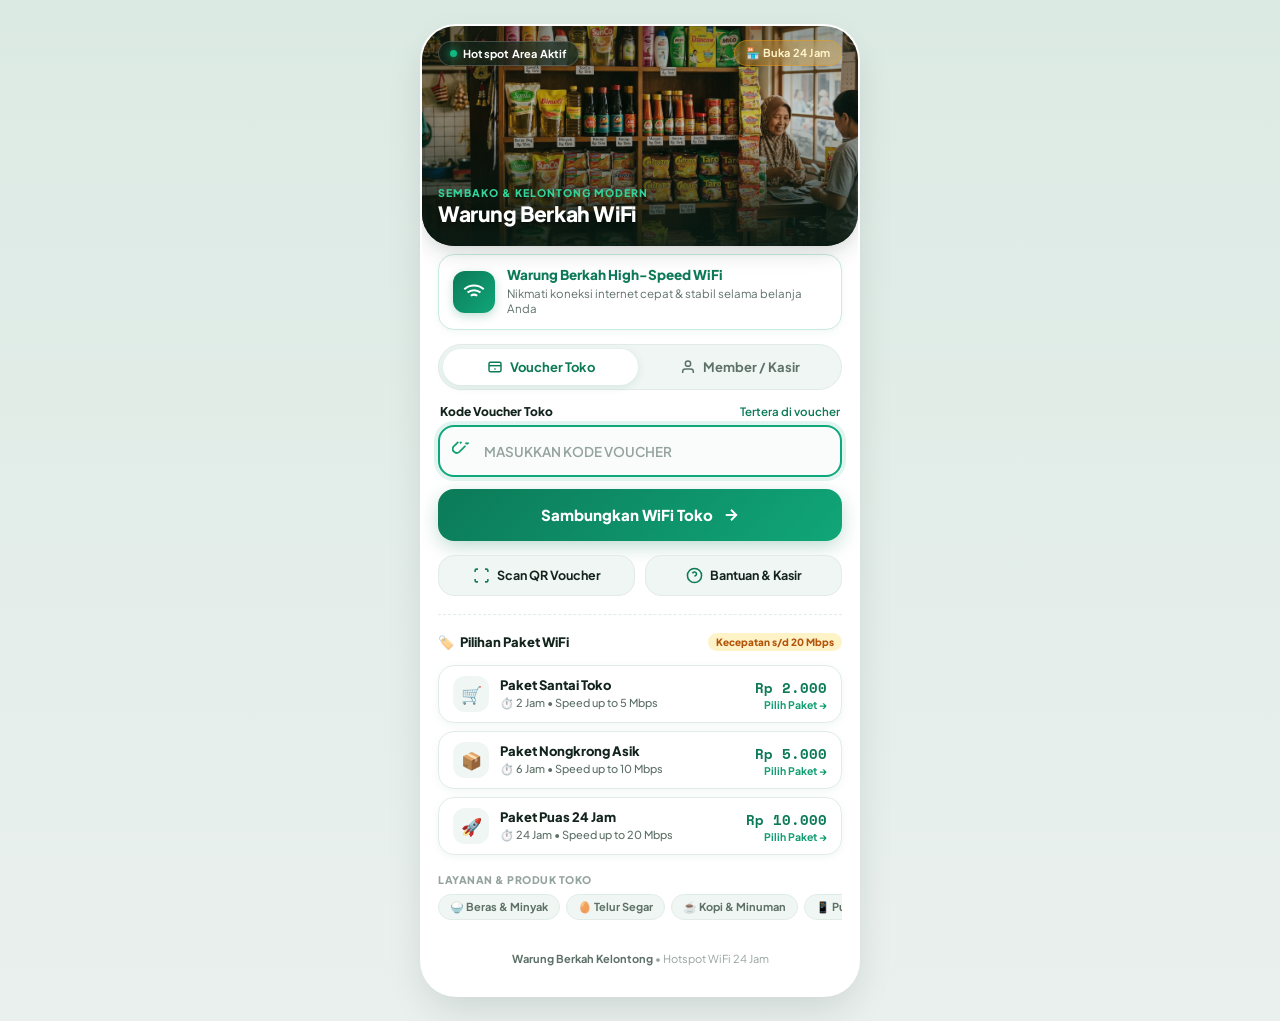
<file: index.html>
<!DOCTYPE html>
<html lang="id">
<head>
    <meta charset="UTF-8">
    <meta name="viewport" content="width=device-width, initial-scale=1.0, maximum-scale=1.0, user-scalable=no, viewport-fit=cover">
    <meta name="theme-color" content="#0D241A">
    <title>Warung Berkah - Hotspot WiFi 24 Jam</title>
    <style>
/* ==========================================================================
   WARUNG BERKAH KELONTONG - ANDROID APP DESIGN SYSTEM
   Inspired by Modern Resort & Retail Hotspot Portals with Enhanced Polish
   ========================================================================== */

@import url('https://fonts.googleapis.com/css2?family=Plus+Jakarta+Sans:wght@400;500;600;700;800;900&family=Space+Mono:wght@700&display=swap');

:root {
    /* Color Palette */
    --bg-page: #EAF0EE;
    --card-surface: #FFFFFF;
    
    /* Primary Emerald / Teal Gradient */
    --primary: #0D7A57;
    --primary-hover: #096144;
    --primary-light: #129E71;
    --primary-gradient: linear-gradient(135deg, #0C7A58 0%, #10A678 100%);
    --primary-soft: #E8F7F1;
    --primary-border: #C8EBDC;
    
    /* Amber & Warm Accents */
    --accent-amber: #F59E0B;
    --accent-amber-soft: #FEF3C7;
    --accent-amber-text: #B45309;
    
    --accent-terracotta: #EA580C;
    --accent-terracotta-soft: #FFEDD5;
    
    /* Neutral / Text */
    --text-main: #13241D;
    --text-muted: #5E7168;
    --text-dim: #94A39D;
    
    /* Borders & Dividers */
    --border-subtle: #E2ECE7;
    --border-focus: #0FA87A;
    --border-light: #EDF4F0;
    
    /* Shadows */
    --shadow-sm: 0 2px 8px rgba(13, 122, 87, 0.06);
    --shadow-card: 0 4px 16px -2px rgba(13, 122, 87, 0.08);
    --shadow-btn: 0 6px 20px -2px rgba(13, 122, 87, 0.3);
    --shadow-phone: 0 16px 40px -8px rgba(13, 36, 29, 0.15);
    
    /* Radii */
    --radius-xs: 8px;
    --radius-sm: 12px;
    --radius-md: 16px;
    --radius-lg: 24px;
    --radius-xl: 32px;
    --radius-full: 9999px;
    
    --font-sans: 'Plus Jakarta Sans', -apple-system, BlinkMacSystemFont, 'Segoe UI', Roboto, sans-serif;
    --font-mono: 'Space Mono', monospace;
}

* {
    margin: 0;
    padding: 0;
    box-sizing: border-box;
    -webkit-tap-highlight-color: transparent;
}

html {
    background-color: var(--bg-page);
    height: 100%;
}

body {
    width: 100%;
    min-height: 100vh;
    min-height: 100dvh;
    background: linear-gradient(180deg, #DCEAE4 0%, var(--bg-page) 100%);
    font-family: var(--font-sans);
    color: var(--text-main);
    display: flex;
    justify-content: center;
    align-items: flex-start;
    -webkit-font-smoothing: antialiased;
}

/* ==========================================================================
   APP CONTAINER (MOBILE-FIRST FULL VIEW / DESKTOP SMARTPHONE MOCKUP)
   ========================================================================== */
.app-container {
    width: 100%;
    max-width: 440px;
    min-height: 100vh;
    min-height: 100dvh;
    background: var(--card-surface);
    display: flex;
    flex-direction: column;
    position: relative;
    box-shadow: var(--shadow-phone);
    margin: 0 auto;
    overflow-x: hidden;
}

/* ==========================================================================
   HERO HEADER WITH CURVED IMAGE BANNER
   ========================================================================== */
.hero-banner {
    position: relative;
    width: 100%;
    height: 220px;
    background-color: #0D241A;
    background-image: url('sembako-bg.png');
    background-size: cover;
    background-position: center;
    border-radius: 0 0 32px 32px;
    overflow: hidden;
    display: flex;
    flex-direction: column;
    justify-content: space-between;
    padding: calc(14px + env(safe-area-inset-top, 0px)) 16px 20px;
    box-shadow: 0 8px 24px -6px rgba(13, 36, 29, 0.25);
    flex-shrink: 0;
}

.hero-overlay {
    position: absolute;
    inset: 0;
    background: linear-gradient(180deg, rgba(10, 30, 22, 0.45) 0%, rgba(10, 30, 22, 0.2) 40%, rgba(8, 26, 19, 0.92) 100%);
    pointer-events: none;
}

/* Top Status Badges Row */
.hero-top-row {
    position: relative;
    z-index: 2;
    display: flex;
    justify-content: space-between;
    align-items: center;
    gap: 8px;
}

.glass-pill {
    display: inline-flex;
    align-items: center;
    gap: 6px;
    background: rgba(13, 36, 29, 0.65);
    backdrop-filter: blur(8px);
    -webkit-backdrop-filter: blur(8px);
    border: 1px solid rgba(255, 255, 255, 0.2);
    color: #FFFFFF;
    font-size: 11px;
    font-weight: 700;
    padding: 5px 11px;
    border-radius: var(--radius-full);
    letter-spacing: 0.2px;
}

.glass-pill.weather-pill {
    background: rgba(245, 158, 11, 0.25);
    border-color: rgba(245, 158, 11, 0.4);
    color: #FEF3C7;
}

.live-dot {
    width: 7px;
    height: 7px;
    border-radius: 50%;
    background: #10B981;
    box-shadow: 0 0 8px #10B981;
    animation: livePulse 2s infinite ease-in-out;
}

@keyframes livePulse {
    0%, 100% { opacity: 1; transform: scale(1); }
    50% { opacity: 0.4; transform: scale(0.8); }
}

/* Bottom Titles in Hero */
.hero-bottom-text {
    position: relative;
    z-index: 2;
}

.hero-subtitle {
    font-size: 10.5px;
    font-weight: 800;
    text-transform: uppercase;
    letter-spacing: 1px;
    color: #34D399;
    margin-bottom: 2px;
}

.hero-title {
    font-size: 21px;
    font-weight: 900;
    color: #FFFFFF;
    letter-spacing: -0.4px;
    line-height: 1.2;
    text-shadow: 0 2px 8px rgba(0, 0, 0, 0.4);
}

/* ==========================================================================
   APP MAIN CONTENT AREA
   ========================================================================== */
.app-body {
    padding: 14px 16px 20px;
    display: flex;
    flex-direction: column;
    gap: 14px;
    flex: 1;
}

/* FEATURED INFO CARD */
.info-card {
    display: flex;
    align-items: center;
    gap: 12px;
    background: #FFFFFF;
    border: 1.5px solid var(--primary-border);
    border-radius: var(--radius-md);
    padding: 12px 14px;
    box-shadow: var(--shadow-sm);
    margin-top: -6px;
}

.info-icon-badge {
    width: 42px;
    height: 42px;
    border-radius: var(--radius-sm);
    background: var(--primary-gradient);
    display: flex;
    align-items: center;
    justify-content: center;
    color: #FFFFFF;
    flex-shrink: 0;
    box-shadow: 0 3px 10px rgba(13, 122, 87, 0.25);
}

.info-icon-badge svg {
    width: 22px;
    height: 22px;
}

.info-content h2 {
    font-size: 13.5px;
    font-weight: 800;
    color: var(--primary);
    line-height: 1.25;
}

.info-content p {
    font-size: 11.5px;
    color: var(--text-muted);
    margin-top: 2px;
    line-height: 1.35;
}

/* ==========================================================================
   PILL SEGMENTED TAB SWITCHER
   ========================================================================== */
.pill-tabs {
    display: flex;
    background: #F0F6F3;
    padding: 4px;
    border-radius: var(--radius-full);
    gap: 4px;
    border: 1px solid var(--border-subtle);
}

.tab-btn {
    flex: 1;
    display: flex;
    align-items: center;
    justify-content: center;
    gap: 7px;
    padding: 10px 14px;
    font-family: var(--font-sans);
    font-size: 13px;
    font-weight: 700;
    color: var(--text-muted);
    background: transparent;
    border: none;
    border-radius: var(--radius-full);
    cursor: pointer;
    transition: all 0.22s ease;
}

.tab-btn.active {
    background: #FFFFFF;
    color: var(--primary);
    box-shadow: 0 2px 8px rgba(13, 122, 87, 0.12);
}

.tab-btn svg {
    width: 16px;
    height: 16px;
}

/* ==========================================================================
   INPUT FORM & LABELS
   ========================================================================== */
.form-group {
    display: flex;
    flex-direction: column;
    gap: 6px;
}

.form-label-row {
    display: flex;
    justify-content: space-between;
    align-items: center;
    padding: 0 2px;
}

.form-label {
    font-size: 12px;
    font-weight: 800;
    color: var(--text-main);
}

.form-helper-link {
    font-size: 11.5px;
    font-weight: 600;
    color: var(--primary);
    text-decoration: none;
}

.input-box {
    position: relative;
    display: flex;
    align-items: center;
}

.input-leading-icon {
    position: absolute;
    left: 14px;
    color: var(--primary-light);
    display: flex;
    align-items: center;
    pointer-events: none;
}

.input-leading-icon svg {
    width: 19px;
    height: 19px;
}

.android-input {
    width: 100%;
    height: 52px;
    background: #FFFFFF;
    border: 2px solid var(--border-subtle);
    border-radius: var(--radius-md);
    padding: 0 42px 0 44px;
    font-family: var(--font-sans);
    font-size: 15px;
    font-weight: 600;
    color: var(--text-main);
    transition: all 0.2s ease;
    box-shadow: inset 0 1px 3px rgba(0, 0, 0, 0.02);
}

.android-input:focus {
    outline: none;
    border-color: var(--border-focus);
    background: #FAFCFB;
    box-shadow: 0 0 0 4px rgba(16, 166, 120, 0.12);
}

.android-input.code-font {
    font-family: var(--font-mono);
    font-size: 16px;
    font-weight: 700;
    letter-spacing: 1.5px;
    text-transform: uppercase;
}

.android-input::placeholder {
    font-family: var(--font-sans);
    font-size: 13.5px;
    font-weight: 600;
    color: var(--text-dim);
    letter-spacing: 0;
}

.input-trailing-action {
    position: absolute;
    right: 12px;
    background: none;
    border: none;
    color: var(--text-dim);
    cursor: pointer;
    display: flex;
    align-items: center;
    padding: 6px;
    border-radius: 50%;
}

.input-trailing-action:hover, .input-trailing-action:active {
    color: var(--primary);
}

/* ERROR NOTIFICATION */
.error-banner {
    background: #FEF2F2;
    border: 1.5px solid #FECACA;
    color: #991B1B;
    border-radius: var(--radius-sm);
    padding: 10px 14px;
    font-size: 12px;
    font-weight: 600;
    display: flex;
    align-items: center;
    gap: 8px;
    animation: slideDown 0.2s ease-out;
}

@keyframes slideDown {
    from { opacity: 0; transform: translateY(-4px); }
    to { opacity: 1; transform: translateY(0); }
}

/* MAIN SUBMIT BUTTON */
.btn-primary-action {
    width: 100%;
    height: 52px;
    background: var(--primary-gradient);
    color: #FFFFFF;
    border: none;
    border-radius: var(--radius-md);
    font-family: var(--font-sans);
    font-size: 15px;
    font-weight: 800;
    display: flex;
    align-items: center;
    justify-content: center;
    gap: 9px;
    cursor: pointer;
    box-shadow: var(--shadow-btn);
    transition: all 0.2s ease;
    text-decoration: none;
}

.btn-primary-action:active {
    transform: scale(0.985);
    filter: brightness(0.95);
}

.btn-primary-action svg {
    width: 18px;
    height: 18px;
    transition: transform 0.2s ease;
}

.btn-primary-action:hover svg {
    transform: translateX(3px);
}

/* ==========================================================================
   QUICK ACTION BUTTONS (2 COLUMNS)
   ========================================================================== */
.quick-grid {
    display: grid;
    grid-template-columns: 1fr 1fr;
    gap: 10px;
}

.quick-pill-btn {
    display: flex;
    align-items: center;
    justify-content: center;
    gap: 7px;
    background: #F0F6F3;
    border: 1.5px solid var(--border-subtle);
    padding: 11px 12px;
    border-radius: var(--radius-md);
    text-decoration: none;
    color: var(--text-main);
    font-size: 12.5px;
    font-weight: 700;
    transition: all 0.2s ease;
    cursor: pointer;
}

.quick-pill-btn:hover {
    background: var(--primary-soft);
    border-color: var(--primary-border);
    color: var(--primary);
}

.quick-pill-btn:active {
    transform: scale(0.98);
}

.quick-pill-btn svg {
    width: 17px;
    height: 17px;
    color: var(--primary);
}

/* ==========================================================================
   PILIHAN PAKET WIFI (PRICE PACKAGE CARDS)
   ========================================================================== */
.section-divider-dash {
    border-top: 1.5px dashed var(--border-subtle);
    margin: 4px 0;
}

.section-header {
    display: flex;
    justify-content: space-between;
    align-items: center;
}

.section-title {
    font-size: 13px;
    font-weight: 800;
    color: var(--text-main);
    display: flex;
    align-items: center;
    gap: 6px;
}

.section-badge-speed {
    font-size: 10px;
    font-weight: 800;
    color: var(--accent-amber-text);
    background: var(--accent-amber-soft);
    padding: 3px 8px;
    border-radius: var(--radius-full);
}

.package-list {
    display: flex;
    flex-direction: column;
    gap: 8px;
}

.package-card {
    display: flex;
    justify-content: space-between;
    align-items: center;
    background: #FFFFFF;
    border: 1.5px solid var(--border-subtle);
    border-radius: var(--radius-md);
    padding: 10px 14px;
    transition: all 0.2s ease;
    cursor: pointer;
    box-shadow: var(--shadow-sm);
}

.package-card:hover {
    border-color: var(--primary-light);
    transform: translateY(-1px);
    box-shadow: 0 4px 12px rgba(13, 122, 87, 0.1);
}

.package-card:active {
    transform: scale(0.985);
}

.package-left {
    display: flex;
    align-items: center;
    gap: 11px;
}

.package-icon-box {
    width: 36px;
    height: 36px;
    border-radius: var(--radius-sm);
    background: #F0F6F3;
    display: flex;
    align-items: center;
    justify-content: center;
    font-size: 17px;
    flex-shrink: 0;
}

.package-info h3 {
    font-size: 13px;
    font-weight: 800;
    color: var(--text-main);
    line-height: 1.2;
}

.package-info p {
    font-size: 11px;
    font-weight: 500;
    color: var(--text-muted);
    margin-top: 2px;
}

.package-right {
    text-align: right;
}

.package-price {
    font-family: var(--font-mono);
    font-size: 14px;
    font-weight: 800;
    color: var(--primary);
}

.package-action-text {
    font-size: 10.5px;
    font-weight: 700;
    color: var(--primary-light);
    display: flex;
    align-items: center;
    justify-content: flex-end;
    gap: 2px;
}

/* ==========================================================================
   HORIZONTAL TAGS / PRODUK TOKO STRIP
   ========================================================================== */
.tags-section {
    display: flex;
    flex-direction: column;
    gap: 8px;
}

.tags-title {
    font-size: 10.5px;
    font-weight: 800;
    color: var(--text-dim);
    text-transform: uppercase;
    letter-spacing: 0.5px;
}

.tags-scroll {
    display: flex;
    gap: 6px;
    overflow-x: auto;
    padding-bottom: 4px;
    -webkit-overflow-scrolling: touch;
    scrollbar-width: none;
}

.tags-scroll::-webkit-scrollbar {
    display: none;
}

.tag-pill {
    white-space: nowrap;
    background: #F0F6F3;
    border: 1px solid var(--border-subtle);
    border-radius: var(--radius-full);
    padding: 5px 11px;
    font-size: 11px;
    font-weight: 700;
    color: var(--text-muted);
    display: flex;
    align-items: center;
    gap: 5px;
}

/* ==========================================================================
   FOOTER
   ========================================================================== */
.app-footer {
    text-align: center;
    margin-top: auto;
    padding-top: 14px;
    padding-bottom: calc(10px + env(safe-area-inset-bottom, 0px));
    font-size: 11px;
    color: var(--text-dim);
}

.app-footer strong {
    color: var(--text-muted);
}

/* ==========================================================================
   STATUS & RECEIPT CARD
   ========================================================================== */
.receipt-box {
    background: #F9FCFA;
    border: 1.5px solid var(--border-subtle);
    border-radius: var(--radius-md);
    padding: 14px;
    display: flex;
    flex-direction: column;
    gap: 10px;
}

.receipt-row {
    display: flex;
    justify-content: space-between;
    align-items: center;
    font-size: 12.5px;
}

.receipt-label {
    color: var(--text-muted);
    font-weight: 600;
}

.receipt-val {
    font-family: var(--font-mono);
    font-weight: 700;
    color: var(--text-main);
}

.receipt-val.highlight {
    color: var(--primary);
    background: var(--primary-soft);
    padding: 3px 8px;
    border-radius: 6px;
}

.btn-disconnect {
    width: 100%;
    height: 48px;
    background: #FEF2F2;
    color: #DC2626;
    border: 1.5px solid #FECACA;
    border-radius: var(--radius-md);
    font-family: var(--font-sans);
    font-size: 14px;
    font-weight: 800;
    display: flex;
    align-items: center;
    justify-content: center;
    gap: 8px;
    cursor: pointer;
    transition: all 0.2s ease;
}

.btn-disconnect:active {
    background: #DC2626;
    color: #FFFFFF;
}

/* ==========================================================================
   MODAL QR SCANNER (BOTTOM SHEET)
   ========================================================================== */
.modal-backdrop {
    position: fixed;
    inset: 0;
    background: rgba(10, 30, 22, 0.65);
    backdrop-filter: blur(6px);
    -webkit-backdrop-filter: blur(6px);
    display: flex;
    align-items: flex-end;
    justify-content: center;
    z-index: 999;
}

.modal-sheet {
    background: #FFFFFF;
    width: 100%;
    max-width: 440px;
    border-radius: 28px 28px 0 0;
    box-shadow: var(--shadow-phone);
    padding: 22px 20px calc(22px + env(safe-area-inset-bottom, 0px));
    animation: sheetSlideUp 0.25s cubic-bezier(0.16, 1, 0.3, 1);
}

@keyframes sheetSlideUp {
    from { transform: translateY(100%); }
    to { transform: translateY(0); }
}

.modal-head {
    display: flex;
    justify-content: space-between;
    align-items: center;
    margin-bottom: 16px;
}

.modal-head h3 {
    font-size: 16px;
    font-weight: 800;
    color: var(--text-main);
}

.modal-close-btn {
    background: #F0F6F3;
    border: none;
    width: 32px;
    height: 32px;
    border-radius: 50%;
    font-size: 18px;
    color: var(--text-muted);
    cursor: pointer;
    display: flex;
    align-items: center;
    justify-content: center;
}

.modal-step-list {
    display: flex;
    flex-direction: column;
    gap: 12px;
    font-size: 12.5px;
    color: var(--text-muted);
}

.modal-step-item {
    display: flex;
    gap: 10px;
    align-items: flex-start;
}

.step-num {
    width: 22px;
    height: 22px;
    border-radius: 50%;
    background: var(--primary);
    color: #FFFFFF;
    font-size: 11px;
    font-weight: 800;
    display: flex;
    align-items: center;
    justify-content: center;
    flex-shrink: 0;
}

/* LOADING DOTS */
.loading-dots {
    display: flex;
    justify-content: center;
    align-items: center;
    gap: 8px;
    margin: 20px 0;
}

.dot {
    width: 10px;
    height: 10px;
    border-radius: 50%;
    background-color: var(--primary);
    animation: dotPulse 1.4s infinite ease-in-out both;
}

.dot:nth-child(1) { animation-delay: -0.32s; }
.dot:nth-child(2) { animation-delay: -0.16s; }
.dot:nth-child(3) { animation-delay: 0s; }

@keyframes dotPulse {
    0%, 80%, 100% { transform: scale(0.2); opacity: 0.3; }
    40% { transform: scale(1); opacity: 1; }
}

/* Media Query for Desktop / Laptop Preview */
@media (min-width: 600px) {
    body {
        padding: 24px 16px;
        align-items: center;
    }
    .app-container {
        min-height: unset;
        border-radius: 36px;
        border: 2px solid rgba(255, 255, 255, 0.8);
        overflow: hidden;
    }
    .modal-backdrop {
        align-items: center;
        padding: 16px;
    }
    .modal-sheet {
        border-radius: var(--radius-lg);
        padding: 22px 20px;
    }
}

</style>
</head>
<body>

<div class="app-container">
    <!-- Hero Banner with Curved Bottom -->
    <header class="hero-banner">
        <div class="hero-overlay"></div>
        
        <!-- Top Status Row -->
        <div class="hero-top-row">
            <div class="glass-pill">
                <span class="live-dot"></span>
                Hotspot Area Aktif
            </div>
            <div class="glass-pill weather-pill">
                🏪 Buka 24 Jam
            </div>
        </div>

        <!-- Bottom Titles in Hero -->
        <div class="hero-bottom-text">
            <div class="hero-subtitle">SEMBAKO & KELONTONG MODERN</div>
            <h1 class="hero-title">Warung Berkah WiFi</h1>
        </div>
    </header>

    <!-- Main Content Area -->
    <main class="app-body">
        <!-- Featured Info Card -->
        <div class="info-card">
            <div class="info-icon-badge">
                <svg viewBox="0 0 24 24" fill="none" stroke="currentColor" stroke-width="2.2">
                    <path d="M5 12.55a11 11 0 0 1 14.08 0"></path>
                    <path d="M1.42 9a16 16 0 0 1 21.16 0"></path>
                    <path d="M8.53 16.11a6 6 0 0 1 6.95 0"></path>
                    <line x1="12" y1="20" x2="12.01" y2="20"></line>
                </svg>
            </div>
            <div class="info-content">
                <h2>Warung Berkah High-Speed WiFi</h2>
                <p>Nikmati koneksi internet cepat & stabil selama belanja Anda</p>
            </div>
        </div>

        <!-- Pill Segmented Tabs -->
        <div class="pill-tabs">
            <button type="button" id="tab-voucher" class="tab-btn active">
                <svg viewBox="0 0 24 24" fill="none" stroke="currentColor" stroke-width="2.2">
                    <rect x="3" y="5" width="18" height="14" rx="2"></rect>
                    <line x1="3" y1="10" x2="21" y2="10"></line>
                    <line x1="7" y1="15" x2="7.01" y2="15"></line>
                    <line x1="11" y1="15" x2="13" y2="15"></line>
                </svg>
                Voucher Toko
            </button>
            <button type="button" id="tab-member" class="tab-btn">
                <svg viewBox="0 0 24 24" fill="none" stroke="currentColor" stroke-width="2.2">
                    <path d="M20 21v-2a4 4 0 0 0-4-4H8a4 4 0 0 0-4 4v2"></path>
                    <circle cx="12" cy="7" r="4"></circle>
                </svg>
                Member / Kasir
            </button>
        </div>

        <!-- Alert Error -->
        <div id="error-box" class="error-banner" style="display: none;">
            <span>⚠️</span>
            <div id="error-msg-text">Silakan masukkan kode voucher Anda</div>
        </div>

        <!-- MikroTik Login Form -->
        <form id="login-form" action="$(link-login-only)" method="post">
            <input type="hidden" name="dst" value="$(link-orig)" />
            <input type="hidden" name="popup" value="true" />

            <!-- Input Username / Voucher -->
            <div class="form-group">
                <div class="form-label-row">
                    <label id="input-label-username" for="username" class="form-label">Kode Voucher Toko</label>
                    <a href="javascript:void(0)" id="input-helper-link" class="form-helper-link">Tertera di voucher</a>
                </div>
                <div class="input-box">
                    <span class="input-leading-icon">
                        <svg viewBox="0 0 24 24" fill="none" stroke="currentColor" stroke-width="2.2">
                            <path d="M21 2l-2 2m-2-2l2 2m-4 4l2-2m-2 2l-6 6a5 5 0 0 1-7-7l6-6m2 2l2-2"></path>
                        </svg>
                    </span>
                    <input type="text" id="username" name="username" placeholder="MASUKKAN KODE VOUCHER" required class="android-input code-font" autocomplete="off" autocapitalize="characters" autofocus>
                    <button type="button" id="btn-clear-user" class="input-trailing-action" aria-label="Hapus Teks" style="display: none;">
                        <svg width="16" height="16" viewBox="0 0 24 24" fill="none" stroke="currentColor" stroke-width="2">
                            <line x1="18" y1="6" x2="6" y2="18"></line>
                            <line x1="6" y1="6" x2="18" y2="18"></line>
                        </svg>
                    </button>
                </div>
            </div>

            <!-- Input Password (Member Mode) -->
            <div id="password-container" class="form-group" style="display: none; margin-top: 10px;">
                <div class="form-label-row">
                    <label for="password" class="form-label">Password Akun</label>
                </div>
                <div class="input-box">
                    <span class="input-leading-icon">
                        <svg viewBox="0 0 24 24" fill="none" stroke="currentColor" stroke-width="2.2">
                            <rect x="3" y="11" width="18" height="11" rx="2" ry="2"></rect>
                            <path d="M7 11V7a5 5 0 0 1 10 0v4"></path>
                        </svg>
                    </span>
                    <input type="password" id="password" name="password" placeholder="Password member" class="android-input" autocomplete="off">
                    <button type="button" id="toggle-password" class="input-trailing-action" aria-label="Toggle Password">
                        <svg width="18" height="18" viewBox="0 0 24 24" fill="none" stroke="currentColor" stroke-width="2">
                            <path d="M1 12s4-8 11-8 11 8 11 8-4 8-11 8-11-8-11-8z"></path>
                            <circle cx="12" cy="12" r="3"></circle>
                        </svg>
                    </button>
                </div>
            </div>

            <!-- Main Submit Button -->
            <button type="submit" class="btn-primary-action" style="margin-top: 12px;">
                <span id="btn-submit-text">Sambungkan WiFi Toko</span>
                <svg viewBox="0 0 24 24" fill="none" stroke="currentColor" stroke-width="2.5">
                    <line x1="5" y1="12" x2="19" y2="12"></line>
                    <polyline points="12 5 19 12 12 19"></polyline>
                </svg>
            </button>
        </form>

        <!-- Quick Action Grid (2 Columns) -->
        <div class="quick-grid">
            <div id="shortcut-scan-btn" class="quick-pill-btn">
                <svg viewBox="0 0 24 24" fill="none" stroke="currentColor" stroke-width="2.2">
                    <path d="M3 7V5a2 2 0 0 1 2-2h2"></path>
                    <path d="M17 3h2a2 2 0 0 1 2 2v2"></path>
                    <path d="M21 17v2a2 2 0 0 1-2 2h-2"></path>
                    <path d="M7 21H5a2 2 0 0 1-2-2v-2"></path>
                </svg>
                Scan QR Voucher
            </div>
            <a href="https://wa.me/6281234567890?text=Halo%20Kasir%20Warung%20Berkah,%20saya%20mau%20beli%20voucher%20WiFi" target="_blank" class="quick-pill-btn">
                <svg viewBox="0 0 24 24" fill="none" stroke="currentColor" stroke-width="2.2">
                    <circle cx="12" cy="12" r="10"></circle>
                    <path d="M9.09 9a3 3 0 0 1 5.83 1c0 2-3 3-3 3"></path>
                    <line x1="12" y1="17" x2="12.01" y2="17"></line>
                </svg>
                Bantuan & Kasir
            </a>
        </div>

        <div class="section-divider-dash"></div>

        <!-- Pilihan Paket WiFi (Price List Cards) -->
        <div class="section-header">
            <div class="section-title">
                <span style="color: var(--accent-terracotta);">🏷️</span> Pilihan Paket WiFi
            </div>
            <div class="section-badge-speed">
                Kecepatan s/d 20 Mbps
            </div>
        </div>

        <div class="package-list">
            <!-- Paket 1 -->
            <div class="package-card" onclick="selectPackage('2JAM')">
                <div class="package-left">
                    <div class="package-icon-box">🛒</div>
                    <div class="package-info">
                        <h3>Paket Santai Toko</h3>
                        <p>⏱️ 2 Jam • Speed up to 5 Mbps</p>
                    </div>
                </div>
                <div class="package-right">
                    <div class="package-price">Rp 2.000</div>
                    <div class="package-action-text">Pilih Paket →</div>
                </div>
            </div>

            <!-- Paket 2 -->
            <div class="package-card" onclick="selectPackage('6JAM')">
                <div class="package-left">
                    <div class="package-icon-box">📦</div>
                    <div class="package-info">
                        <h3>Paket Nongkrong Asik</h3>
                        <p>⏱️ 6 Jam • Speed up to 10 Mbps</p>
                    </div>
                </div>
                <div class="package-right">
                    <div class="package-price">Rp 5.000</div>
                    <div class="package-action-text">Pilih Paket →</div>
                </div>
            </div>

            <!-- Paket 3 -->
            <div class="package-card" onclick="selectPackage('24JAM')">
                <div class="package-left">
                    <div class="package-icon-box">🚀</div>
                    <div class="package-info">
                        <h3>Paket Puas 24 Jam</h3>
                        <p>⏱️ 24 Jam • Speed up to 20 Mbps</p>
                    </div>
                </div>
                <div class="package-right">
                    <div class="package-price">Rp 10.000</div>
                    <div class="package-action-text">Pilih Paket →</div>
                </div>
            </div>
        </div>

        <!-- Spot Populer / Layanan Toko Tags Strip -->
        <div class="tags-section" style="margin-top: 4px;">
            <div class="tags-title">LAYANAN & PRODUK TOKO</div>
            <div class="tags-scroll">
                <div class="tag-pill">🍚 Beras & Minyak</div>
                <div class="tag-pill">🥚 Telur Segar</div>
                <div class="tag-pill">☕ Kopi & Minuman</div>
                <div class="tag-pill">📱 Pulsa & PLN</div>
                <div class="tag-pill">🛵 Pesan Antar</div>
            </div>
        </div>

        <!-- Footer -->
        <footer class="app-footer">
            <p><strong>Warung Berkah Kelontong</strong> • Hotspot WiFi 24 Jam</p>
        </footer>
    </main>
</div>

<!-- Modal Panduan Scan QR (Android Bottom Sheet) -->
<div id="scanner-modal" class="modal-backdrop" style="display: none;">
    <div class="modal-sheet">
        <div class="modal-head">
            <h3>Cara Login Scan QR</h3>
            <button type="button" id="close-scanner" class="modal-close-btn" aria-label="Tutup">&times;</button>
        </div>
        <div class="modal-step-list">
            <div class="modal-step-item">
                <span class="step-num">1</span>
                <span>Buka aplikasi kamera ponsel Anda atau Google Lens.</span>
            </div>
            <div class="modal-step-item">
                <span class="step-num">2</span>
                <span>Arahkan kamera ke kode QR yang tertera pada voucher toko.</span>
            </div>
            <div class="modal-step-item">
                <span class="step-num">3</span>
                <span>Ketuk tautan notifikasi yang muncul di layar untuk langsung masuk otomatis.</span>
            </div>
        </div>
        <button type="button" id="close-guide-btn" class="btn-primary-action" style="margin-top: 16px; height: 46px; font-size: 14px;">
            Saya Mengerti
        </button>
    </div>
</div>

<script>
/**
 * Warung Berkah Kelontong - Hotspot WiFi Portal Logic
 * Android Native Feel & High-Speed Mikrotik Integration
 */

document.addEventListener('DOMContentLoaded', () => {
    // --- Elements ---
    const tabVoucher = document.getElementById('tab-voucher');
    const tabMember = document.getElementById('tab-member');
    
    const inputLabel = document.getElementById('input-label-username');
    const inputHelperLink = document.getElementById('input-helper-link');
    const usernameInput = document.getElementById('username');
    const btnClearUser = document.getElementById('btn-clear-user');
    const passwordContainer = document.getElementById('password-container');
    const passwordInput = document.getElementById('password');
    const loginForm = document.getElementById('login-form');
    const btnSubmitText = document.getElementById('btn-submit-text');
    
    const togglePasswordBtn = document.getElementById('toggle-password');
    const errorBox = document.getElementById('error-box');
    const errorMsgText = document.getElementById('error-msg-text');

    let currentTab = 'voucher'; // 'voucher' | 'member'

    // --- TAB SWITCHING ---
    function switchToVoucher() {
        currentTab = 'voucher';
        if (tabVoucher) tabVoucher.classList.add('active');
        if (tabMember) tabMember.classList.remove('active');
        
        if (inputLabel) inputLabel.textContent = 'Kode Voucher Toko';
        if (inputHelperLink) {
            inputHelperLink.textContent = 'Tertera di voucher';
            inputHelperLink.style.display = 'inline';
        }
        if (usernameInput) {
            usernameInput.placeholder = 'MASUKKAN KODE VOUCHER';
            usernameInput.classList.add('code-font');
            usernameInput.setAttribute('autocapitalize', 'characters');
        }
        if (passwordContainer) passwordContainer.style.display = 'none';
        if (passwordInput) {
            passwordInput.required = false;
            passwordInput.value = '';
        }
        if (btnSubmitText) btnSubmitText.textContent = 'Sambungkan WiFi Toko';
        clearError();
        if (usernameInput) usernameInput.focus();
    }

    function switchToMember() {
        currentTab = 'member';
        if (tabMember) tabMember.classList.add('active');
        if (tabVoucher) tabVoucher.classList.remove('active');
        
        if (inputLabel) inputLabel.textContent = 'Username Member / Kasir';
        if (inputHelperLink) {
            inputHelperLink.textContent = 'Akun Toko';
        }
        if (usernameInput) {
            usernameInput.placeholder = 'Masukkan username member';
            usernameInput.classList.remove('code-font');
            usernameInput.setAttribute('autocapitalize', 'none');
        }
        if (passwordContainer) passwordContainer.style.display = 'block';
        if (passwordInput) {
            passwordInput.required = true;
        }
        if (btnSubmitText) btnSubmitText.textContent = 'Masuk Sebagai Member';
        clearError();
        if (usernameInput) usernameInput.focus();
    }

    if (tabVoucher) {
        tabVoucher.addEventListener('click', (e) => {
            e.preventDefault();
            switchToVoucher();
        });
    }

    if (tabMember) {
        tabMember.addEventListener('click', (e) => {
            e.preventDefault();
            switchToMember();
        });
    }

    // --- USERNAME CLEAR BUTTON LOGIC ---
    if (usernameInput && btnClearUser) {
        usernameInput.addEventListener('input', () => {
            btnClearUser.style.display = usernameInput.value.length > 0 ? 'flex' : 'none';
        });

        btnClearUser.addEventListener('click', () => {
            usernameInput.value = '';
            btnClearUser.style.display = 'none';
            usernameInput.focus();
        });
    }

    // --- PASSWORD EYE TOGGLE ---
    if (togglePasswordBtn && passwordInput) {
        togglePasswordBtn.addEventListener('click', () => {
            const isPassword = passwordInput.type === 'password';
            passwordInput.type = isPassword ? 'text' : 'password';
            
            if (isPassword) {
                togglePasswordBtn.innerHTML = `
                    <svg width="18" height="18" viewBox="0 0 24 24" fill="none" stroke="currentColor" stroke-width="2">
                        <path d="M17.94 17.94A10.07 10.07 0 0 1 12 20c-7 0-11-8-11-8a18.45 18.45 0 0 1 5.06-5.94M9.9 4.24A9.12 9.12 0 0 1 12 4c7 0 11 8 11 8a18.5 18.5 0 0 1-2.16 3.19m-6.72-1.07a3 3 0 1 1-4.24-4.24"></path>
                        <line x1="1" y1="1" x2="23" y2="23"></line>
                    </svg>
                `;
            } else {
                togglePasswordBtn.innerHTML = `
                    <svg width="18" height="18" viewBox="0 0 24 24" fill="none" stroke="currentColor" stroke-width="2">
                        <path d="M1 12s4-8 11-8 11 8 11 8-4 8-11 8-11-8-11-8z"></path>
                        <circle cx="12" cy="12" r="3"></circle>
                    </svg>
                `;
            }
        });
    }

    // --- AUTO-LOGIN VIA URL QUERY PARAMETERS (QR SCAN REDIRECT) ---
    const urlParams = new URLSearchParams(window.location.search);
    const queryUser = urlParams.get('username') || urlParams.get('user');
    const queryPass = urlParams.get('password') || urlParams.get('pass');

    if (queryUser) {
        if (usernameInput) usernameInput.value = '';
        if (passwordInput) passwordInput.value = '';

        const autoLoginOverlay = document.createElement('div');
        autoLoginOverlay.className = 'modal-backdrop';
        autoLoginOverlay.style.zIndex = '2000';
        autoLoginOverlay.innerHTML = `
            <div class="modal-sheet" style="text-align: center; border-radius: 24px; margin: auto; max-width: 320px;">
                <h3 style="color: var(--primary); margin-bottom: 8px; font-size: 15px;">Mendeteksi QR Voucher</h3>
                <div class="loading-dots">
                    <div class="dot"></div>
                    <div class="dot"></div>
                    <div class="dot"></div>
                </div>
                <p style="font-size: 12px; color: var(--text-muted); font-weight: 600;">Menghubungkan otomatis ke WiFi...</p>
            </div>
        `;
        document.body.appendChild(autoLoginOverlay);

        setTimeout(() => {
            if (queryPass) {
                switchToMember();
                if (usernameInput) usernameInput.value = queryUser;
                if (passwordInput) passwordInput.value = queryPass;
            } else {
                switchToVoucher();
                if (usernameInput) usernameInput.value = queryUser;
            }

            setTimeout(() => {
                if (autoLoginOverlay) autoLoginOverlay.remove();
                if (loginForm) {
                    if (isDemoEnv()) {
                        simulateLogin(queryPass ? 'Member' : 'Voucher', queryUser);
                    } else {
                        loginForm.submit();
                    }
                }
            }, 800);
        }, 1000);
    }

    // --- FORM SUBMIT LOGIC ---
    if (loginForm) {
        loginForm.addEventListener('submit', (e) => {
            const uVal = usernameInput ? usernameInput.value.trim() : '';
            const pVal = passwordInput ? passwordInput.value.trim() : '';

            if (currentTab === 'voucher') {
                if (!uVal) {
                    e.preventDefault();
                    showError('Silakan masukkan kode voucher Anda!');
                    return;
                }
                // MikroTik voucher standard: password equals username
                if (passwordInput) passwordInput.value = uVal.toUpperCase();
                
                if (isDemoEnv()) {
                    e.preventDefault();
                    simulateLogin('Voucher', uVal.toUpperCase());
                }
            } else {
                if (!uVal || !pVal) {
                    e.preventDefault();
                    showError('Lengkapi username dan password member Anda!');
                    return;
                }
                
                if (isDemoEnv()) {
                    e.preventDefault();
                    simulateLogin('Member', uVal);
                }
            }
        });
    }

    // --- ERROR HELPERS ---
    function showError(msg) {
        if (errorBox) {
            if (errorMsgText) {
                errorMsgText.textContent = msg;
            } else {
                errorBox.innerHTML = `<span>⚠️</span> <div>${msg}</div>`;
            }
            errorBox.style.display = 'flex';
        } else {
            alert(msg);
        }
    }

    function clearError() {
        if (errorBox) {
            errorBox.style.display = 'none';
        }
    }

    function isDemoEnv() {
        return window.location.hostname === 'localhost' || 
               window.location.hostname === '127.0.0.1' || 
               window.location.protocol === 'file:';
    }

    function simulateLogin(type, name) {
        localStorage.setItem('maduranet_active', 'true');
        localStorage.setItem('maduranet_username', name);
        localStorage.setItem('maduranet_type', type);
        localStorage.setItem('maduranet_ip', '192.168.100.23');
        localStorage.setItem('maduranet_mac', '00:1A:2B:3C:4D:5E');
        localStorage.setItem('maduranet_login_time', new Date().toLocaleTimeString());
        
        window.location.href = 'redirect.html';
    }

    // --- QR SCANNER MODAL CONTROLLER ---
    const scannerModal = document.getElementById('scanner-modal');
    const shortcutScanBtn = document.getElementById('shortcut-scan-btn');
    const closeScanner = document.getElementById('close-scanner');
    const closeGuideBtn = document.getElementById('close-guide-btn');

    function openScannerModal(e) {
        if (e) e.preventDefault();
        if (scannerModal) scannerModal.style.display = 'flex';
    }

    function closeScannerModal(e) {
        if (e) e.preventDefault();
        if (scannerModal) scannerModal.style.display = 'none';
    }

    if (shortcutScanBtn) shortcutScanBtn.addEventListener('click', openScannerModal);
    if (closeScanner) closeScanner.addEventListener('click', closeScannerModal);
    if (closeGuideBtn) closeGuideBtn.addEventListener('click', closeScannerModal);

    if (scannerModal) {
        scannerModal.addEventListener('click', (e) => {
            if (e.target === scannerModal) {
                closeScannerModal();
            }
        });
    }
});

// --- HELPER UNTUK MEMILIH PAKET ---
function selectPackage(pkgCode) {
    const usernameInput = document.getElementById('username');
    if (usernameInput) {
        usernameInput.focus();
        usernameInput.scrollIntoView({ behavior: 'smooth', block: 'center' });
    }
}

// --- OFFLINE SIMULATOR FOR STATUS PAGE ---
function initStatusPage() {
    const active = localStorage.getItem('maduranet_active');
    const isLocal = window.location.hostname === 'localhost' || 
                    window.location.hostname === '127.0.0.1' || 
                    window.location.protocol === 'file:';
                    
    if (active !== 'true' && isLocal) {
        window.location.href = 'login.html';
        return;
    }

    const username = localStorage.getItem('maduranet_username') || 'Tamu-Warung';
    const type = localStorage.getItem('maduranet_type') || 'Voucher Toko';
    const ip = localStorage.getItem('maduranet_ip') || '192.168.100.23';
    const mac = localStorage.getItem('maduranet_mac') || '00:1A:2B:3C:4D:5E';

    const userEl = document.getElementById('stat-username');
    const ipEl = document.getElementById('stat-ip');
    const macEl = document.getElementById('stat-mac');
    const uptimeEl = document.getElementById('stat-uptime');
    const typeEl = document.getElementById('stat-type');
    
    if (userEl) userEl.textContent = username;
    if (ipEl) ipEl.textContent = ip;
    if (macEl) macEl.textContent = mac;
    if (typeEl) typeEl.textContent = type;

    let count = 0;
    setInterval(() => {
        count++;
        let hrs = Math.floor(count / 3600);
        let mins = Math.floor((count % 3600) / 60);
        let secs = count % 60;
        
        let hrsStr = hrs > 0 ? hrs + 'j ' : '';
        let minsStr = mins > 0 ? mins + 'm ' : '';
        let secsStr = secs + 's';
        
        if (uptimeEl) uptimeEl.textContent = hrsStr + minsStr + secsStr;
    }, 1000);

    const logoutForm = document.getElementById('logout-form');
    if (logoutForm && isLocal) {
        logoutForm.addEventListener('submit', (e) => {
            e.preventDefault();
            localStorage.clear();
            window.location.href = 'logout.html';
        });
    }
}

</script>
</body>
</html>
</file>
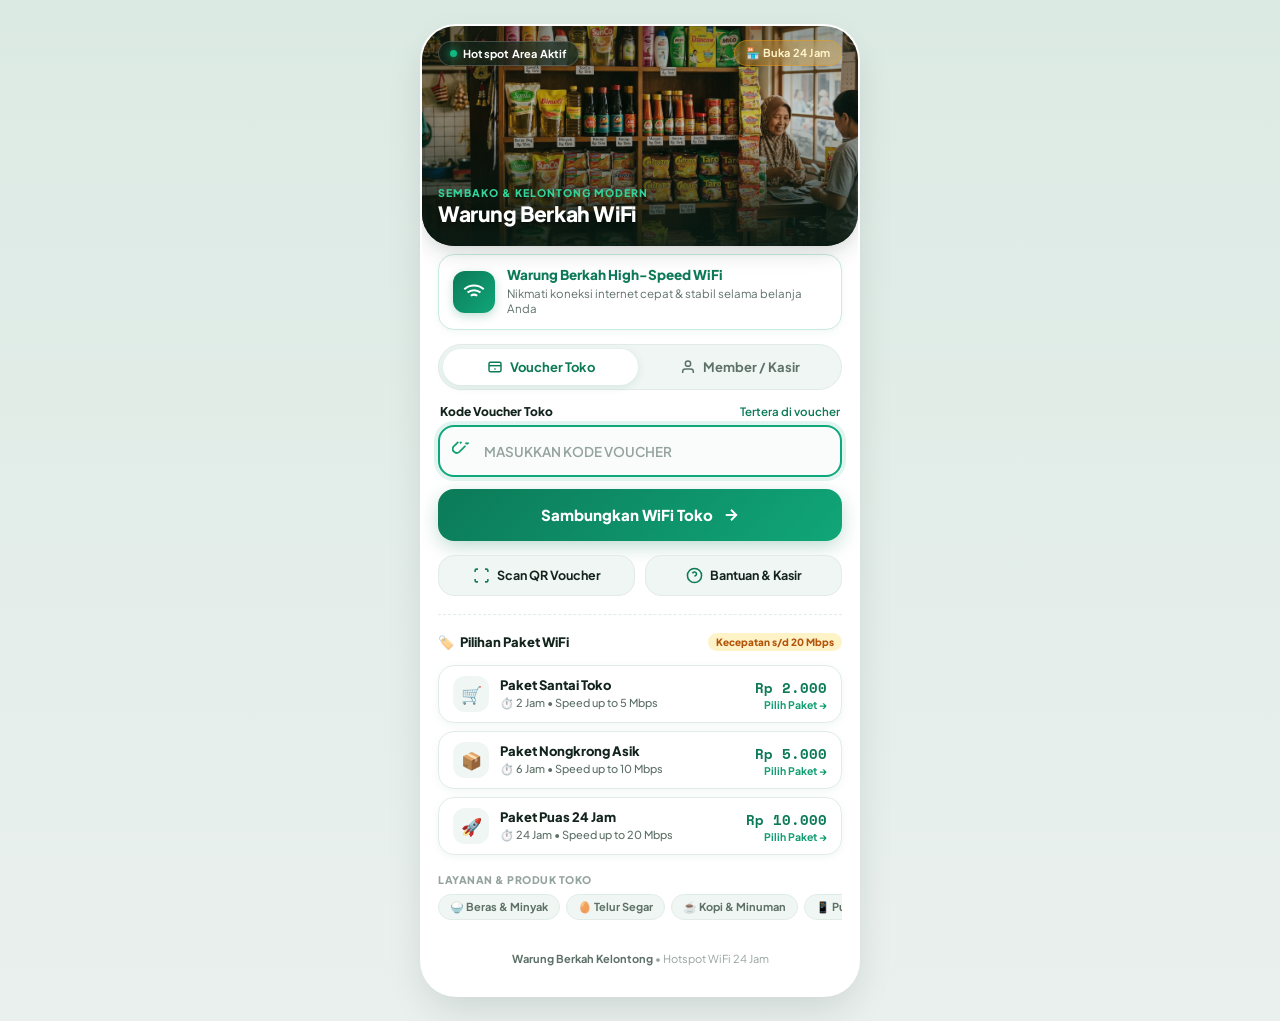
<file: login.src.html>
<!DOCTYPE html>
<html lang="id">
<head>
    <meta charset="UTF-8">
    <meta name="viewport" content="width=device-width, initial-scale=1.0, maximum-scale=1.0, user-scalable=no, viewport-fit=cover">
    <meta name="theme-color" content="#0D241A">
    <title>Warung Berkah - Hotspot WiFi 24 Jam</title>
    <link rel="stylesheet" href="style.css">
</head>
<body>

<div class="app-container">
    <!-- Hero Banner with Curved Bottom -->
    <header class="hero-banner">
        <div class="hero-overlay"></div>
        
        <!-- Top Status Row -->
        <div class="hero-top-row">
            <div class="glass-pill">
                <span class="live-dot"></span>
                Hotspot Area Aktif
            </div>
            <div class="glass-pill weather-pill">
                🏪 Buka 24 Jam
            </div>
        </div>

        <!-- Bottom Titles in Hero -->
        <div class="hero-bottom-text">
            <div class="hero-subtitle">SEMBAKO & KELONTONG MODERN</div>
            <h1 class="hero-title">Warung Berkah WiFi</h1>
        </div>
    </header>

    <!-- Main Content Area -->
    <main class="app-body">
        <!-- Featured Info Card -->
        <div class="info-card">
            <div class="info-icon-badge">
                <svg viewBox="0 0 24 24" fill="none" stroke="currentColor" stroke-width="2.2">
                    <path d="M5 12.55a11 11 0 0 1 14.08 0"></path>
                    <path d="M1.42 9a16 16 0 0 1 21.16 0"></path>
                    <path d="M8.53 16.11a6 6 0 0 1 6.95 0"></path>
                    <line x1="12" y1="20" x2="12.01" y2="20"></line>
                </svg>
            </div>
            <div class="info-content">
                <h2>Warung Berkah High-Speed WiFi</h2>
                <p>Nikmati koneksi internet cepat & stabil selama belanja Anda</p>
            </div>
        </div>

        <!-- Pill Segmented Tabs -->
        <div class="pill-tabs">
            <button type="button" id="tab-voucher" class="tab-btn active">
                <svg viewBox="0 0 24 24" fill="none" stroke="currentColor" stroke-width="2.2">
                    <rect x="3" y="5" width="18" height="14" rx="2"></rect>
                    <line x1="3" y1="10" x2="21" y2="10"></line>
                    <line x1="7" y1="15" x2="7.01" y2="15"></line>
                    <line x1="11" y1="15" x2="13" y2="15"></line>
                </svg>
                Voucher Toko
            </button>
            <button type="button" id="tab-member" class="tab-btn">
                <svg viewBox="0 0 24 24" fill="none" stroke="currentColor" stroke-width="2.2">
                    <path d="M20 21v-2a4 4 0 0 0-4-4H8a4 4 0 0 0-4 4v2"></path>
                    <circle cx="12" cy="7" r="4"></circle>
                </svg>
                Member / Kasir
            </button>
        </div>

        <!-- Alert Error -->
        <div id="error-box" class="error-banner" style="display: none;">
            <span>⚠️</span>
            <div id="error-msg-text">Silakan masukkan kode voucher Anda</div>
        </div>

        <!-- MikroTik Login Form -->
        <form id="login-form" action="$(link-login-only)" method="post">
            <input type="hidden" name="dst" value="$(link-orig)" />
            <input type="hidden" name="popup" value="true" />

            <!-- Input Username / Voucher -->
            <div class="form-group">
                <div class="form-label-row">
                    <label id="input-label-username" for="username" class="form-label">Kode Voucher Toko</label>
                    <a href="javascript:void(0)" id="input-helper-link" class="form-helper-link">Tertera di voucher</a>
                </div>
                <div class="input-box">
                    <span class="input-leading-icon">
                        <svg viewBox="0 0 24 24" fill="none" stroke="currentColor" stroke-width="2.2">
                            <path d="M21 2l-2 2m-2-2l2 2m-4 4l2-2m-2 2l-6 6a5 5 0 0 1-7-7l6-6m2 2l2-2"></path>
                        </svg>
                    </span>
                    <input type="text" id="username" name="username" placeholder="MASUKKAN KODE VOUCHER" required class="android-input code-font" autocomplete="off" autocapitalize="characters" autofocus>
                    <button type="button" id="btn-clear-user" class="input-trailing-action" aria-label="Hapus Teks" style="display: none;">
                        <svg width="16" height="16" viewBox="0 0 24 24" fill="none" stroke="currentColor" stroke-width="2">
                            <line x1="18" y1="6" x2="6" y2="18"></line>
                            <line x1="6" y1="6" x2="18" y2="18"></line>
                        </svg>
                    </button>
                </div>
            </div>

            <!-- Input Password (Member Mode) -->
            <div id="password-container" class="form-group" style="display: none; margin-top: 10px;">
                <div class="form-label-row">
                    <label for="password" class="form-label">Password Akun</label>
                </div>
                <div class="input-box">
                    <span class="input-leading-icon">
                        <svg viewBox="0 0 24 24" fill="none" stroke="currentColor" stroke-width="2.2">
                            <rect x="3" y="11" width="18" height="11" rx="2" ry="2"></rect>
                            <path d="M7 11V7a5 5 0 0 1 10 0v4"></path>
                        </svg>
                    </span>
                    <input type="password" id="password" name="password" placeholder="Password member" class="android-input" autocomplete="off">
                    <button type="button" id="toggle-password" class="input-trailing-action" aria-label="Toggle Password">
                        <svg width="18" height="18" viewBox="0 0 24 24" fill="none" stroke="currentColor" stroke-width="2">
                            <path d="M1 12s4-8 11-8 11 8 11 8-4 8-11 8-11-8-11-8z"></path>
                            <circle cx="12" cy="12" r="3"></circle>
                        </svg>
                    </button>
                </div>
            </div>

            <!-- Main Submit Button -->
            <button type="submit" class="btn-primary-action" style="margin-top: 12px;">
                <span id="btn-submit-text">Sambungkan WiFi Toko</span>
                <svg viewBox="0 0 24 24" fill="none" stroke="currentColor" stroke-width="2.5">
                    <line x1="5" y1="12" x2="19" y2="12"></line>
                    <polyline points="12 5 19 12 12 19"></polyline>
                </svg>
            </button>
        </form>

        <!-- Quick Action Grid (2 Columns) -->
        <div class="quick-grid">
            <div id="shortcut-scan-btn" class="quick-pill-btn">
                <svg viewBox="0 0 24 24" fill="none" stroke="currentColor" stroke-width="2.2">
                    <path d="M3 7V5a2 2 0 0 1 2-2h2"></path>
                    <path d="M17 3h2a2 2 0 0 1 2 2v2"></path>
                    <path d="M21 17v2a2 2 0 0 1-2 2h-2"></path>
                    <path d="M7 21H5a2 2 0 0 1-2-2v-2"></path>
                </svg>
                Scan QR Voucher
            </div>
            <a href="https://wa.me/6281234567890?text=Halo%20Kasir%20Warung%20Berkah,%20saya%20mau%20beli%20voucher%20WiFi" target="_blank" class="quick-pill-btn">
                <svg viewBox="0 0 24 24" fill="none" stroke="currentColor" stroke-width="2.2">
                    <circle cx="12" cy="12" r="10"></circle>
                    <path d="M9.09 9a3 3 0 0 1 5.83 1c0 2-3 3-3 3"></path>
                    <line x1="12" y1="17" x2="12.01" y2="17"></line>
                </svg>
                Bantuan & Kasir
            </a>
        </div>

        <div class="section-divider-dash"></div>

        <!-- Pilihan Paket WiFi (Price List Cards) -->
        <div class="section-header">
            <div class="section-title">
                <span style="color: var(--accent-terracotta);">🏷️</span> Pilihan Paket WiFi
            </div>
            <div class="section-badge-speed">
                Kecepatan s/d 20 Mbps
            </div>
        </div>

        <div class="package-list">
            <!-- Paket 1 -->
            <div class="package-card" onclick="selectPackage('2JAM')">
                <div class="package-left">
                    <div class="package-icon-box">🛒</div>
                    <div class="package-info">
                        <h3>Paket Santai Toko</h3>
                        <p>⏱️ 2 Jam • Speed up to 5 Mbps</p>
                    </div>
                </div>
                <div class="package-right">
                    <div class="package-price">Rp 2.000</div>
                    <div class="package-action-text">Pilih Paket →</div>
                </div>
            </div>

            <!-- Paket 2 -->
            <div class="package-card" onclick="selectPackage('6JAM')">
                <div class="package-left">
                    <div class="package-icon-box">📦</div>
                    <div class="package-info">
                        <h3>Paket Nongkrong Asik</h3>
                        <p>⏱️ 6 Jam • Speed up to 10 Mbps</p>
                    </div>
                </div>
                <div class="package-right">
                    <div class="package-price">Rp 5.000</div>
                    <div class="package-action-text">Pilih Paket →</div>
                </div>
            </div>

            <!-- Paket 3 -->
            <div class="package-card" onclick="selectPackage('24JAM')">
                <div class="package-left">
                    <div class="package-icon-box">🚀</div>
                    <div class="package-info">
                        <h3>Paket Puas 24 Jam</h3>
                        <p>⏱️ 24 Jam • Speed up to 20 Mbps</p>
                    </div>
                </div>
                <div class="package-right">
                    <div class="package-price">Rp 10.000</div>
                    <div class="package-action-text">Pilih Paket →</div>
                </div>
            </div>
        </div>

        <!-- Spot Populer / Layanan Toko Tags Strip -->
        <div class="tags-section" style="margin-top: 4px;">
            <div class="tags-title">LAYANAN & PRODUK TOKO</div>
            <div class="tags-scroll">
                <div class="tag-pill">🍚 Beras & Minyak</div>
                <div class="tag-pill">🥚 Telur Segar</div>
                <div class="tag-pill">☕ Kopi & Minuman</div>
                <div class="tag-pill">📱 Pulsa & PLN</div>
                <div class="tag-pill">🛵 Pesan Antar</div>
            </div>
        </div>

        <!-- Footer -->
        <footer class="app-footer">
            <p><strong>Warung Berkah Kelontong</strong> • Hotspot WiFi 24 Jam</p>
        </footer>
    </main>
</div>

<!-- Modal Panduan Scan QR (Android Bottom Sheet) -->
<div id="scanner-modal" class="modal-backdrop" style="display: none;">
    <div class="modal-sheet">
        <div class="modal-head">
            <h3>Cara Login Scan QR</h3>
            <button type="button" id="close-scanner" class="modal-close-btn" aria-label="Tutup">&times;</button>
        </div>
        <div class="modal-step-list">
            <div class="modal-step-item">
                <span class="step-num">1</span>
                <span>Buka aplikasi kamera ponsel Anda atau Google Lens.</span>
            </div>
            <div class="modal-step-item">
                <span class="step-num">2</span>
                <span>Arahkan kamera ke kode QR yang tertera pada voucher toko.</span>
            </div>
            <div class="modal-step-item">
                <span class="step-num">3</span>
                <span>Ketuk tautan notifikasi yang muncul di layar untuk langsung masuk otomatis.</span>
            </div>
        </div>
        <button type="button" id="close-guide-btn" class="btn-primary-action" style="margin-top: 16px; height: 46px; font-size: 14px;">
            Saya Mengerti
        </button>
    </div>
</div>

<script src="script.js"></script>
</body>
</html>
</file>
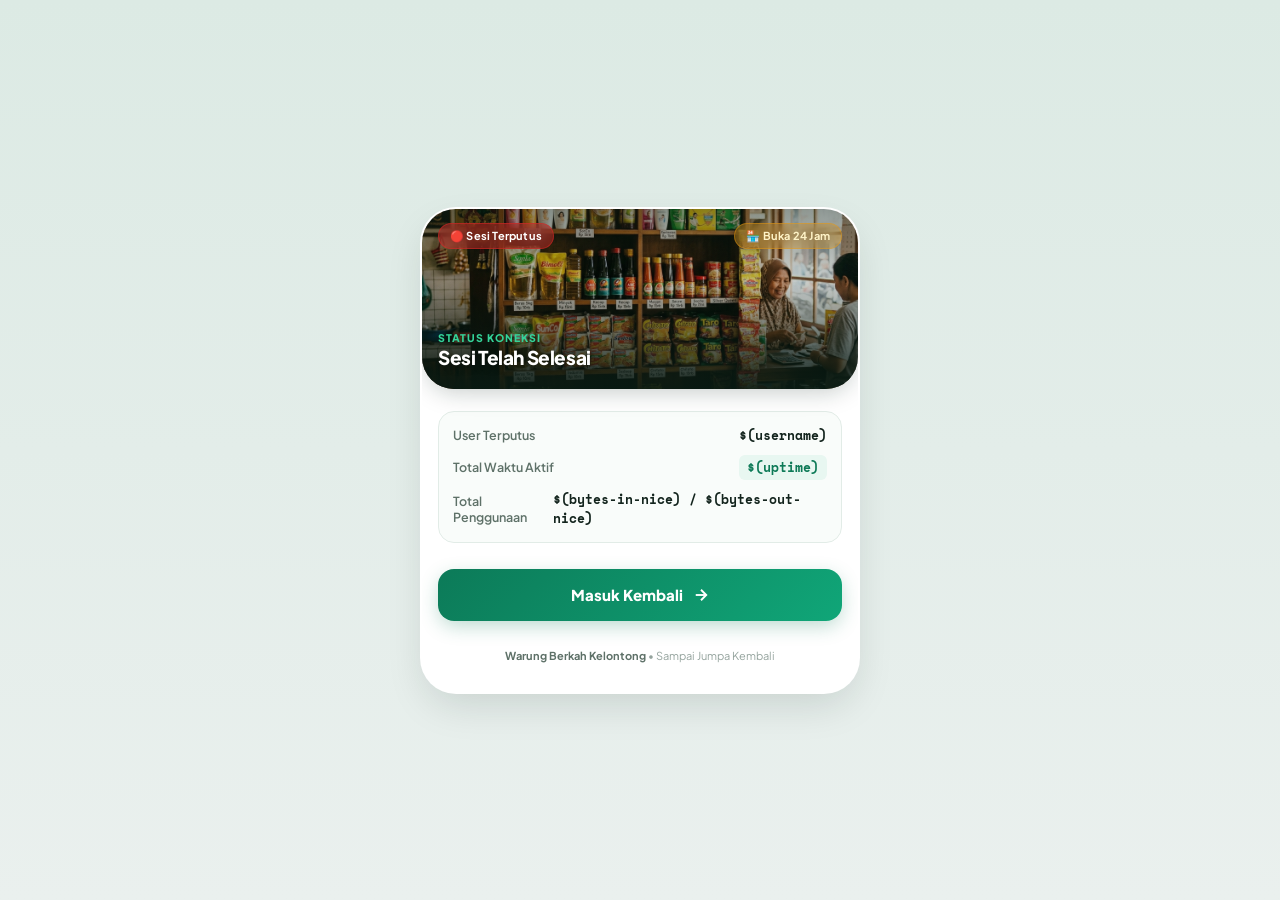
<file: logout.html>
<!DOCTYPE html>
<html lang="id">
<head>
    <meta charset="UTF-8">
    <meta name="viewport" content="width=device-width, initial-scale=1.0, maximum-scale=1.0, user-scalable=no, viewport-fit=cover">
    <meta name="theme-color" content="#0D241A">
    <title>Sesi Selesai - Warung Berkah</title>
    <link rel="stylesheet" href="style.css">
</head>
<body>

<div class="app-container">
    <header class="hero-banner" style="height: 180px;">
        <div class="hero-overlay"></div>
        
        <div class="hero-top-row">
            <div class="glass-pill" style="background: rgba(220, 38, 38, 0.4); border-color: rgba(220, 38, 38, 0.5);">
                🔴 Sesi Terputus
            </div>
            <div class="glass-pill weather-pill">
                🏪 Buka 24 Jam
            </div>
        </div>

        <div class="hero-bottom-text">
            <div class="hero-subtitle">STATUS KONEKSI</div>
            <h1 class="hero-title" style="font-size: 19px;">Sesi Telah Selesai</h1>
        </div>
    </header>

    <main class="app-body">
        <div class="receipt-box" style="margin-top: 8px;">
            <div class="receipt-row">
                <span class="receipt-label">User Terputus</span>
                <span class="receipt-val">$(username)</span>
            </div>
            <div class="receipt-row">
                <span class="receipt-label">Total Waktu Aktif</span>
                <span class="receipt-val highlight">$(uptime)</span>
            </div>
            <div class="receipt-row">
                <span class="receipt-label">Total Penggunaan</span>
                <span class="receipt-val">$(bytes-in-nice) / $(bytes-out-nice)</span>
            </div>
        </div>

        <a href="login.html" class="btn-primary-action" style="margin-top: 12px;">
            <span>Masuk Kembali</span>
            <svg viewBox="0 0 24 24" fill="none" stroke="currentColor" stroke-width="2.5">
                <line x1="5" y1="12" x2="19" y2="12"></line>
                <polyline points="12 5 19 12 12 19"></polyline>
            </svg>
        </a>

        <footer class="app-footer">
            <p><strong>Warung Berkah Kelontong</strong> • Sampai Jumpa Kembali</p>
        </footer>
    </main>
</div>

</body>
</html>
</file>
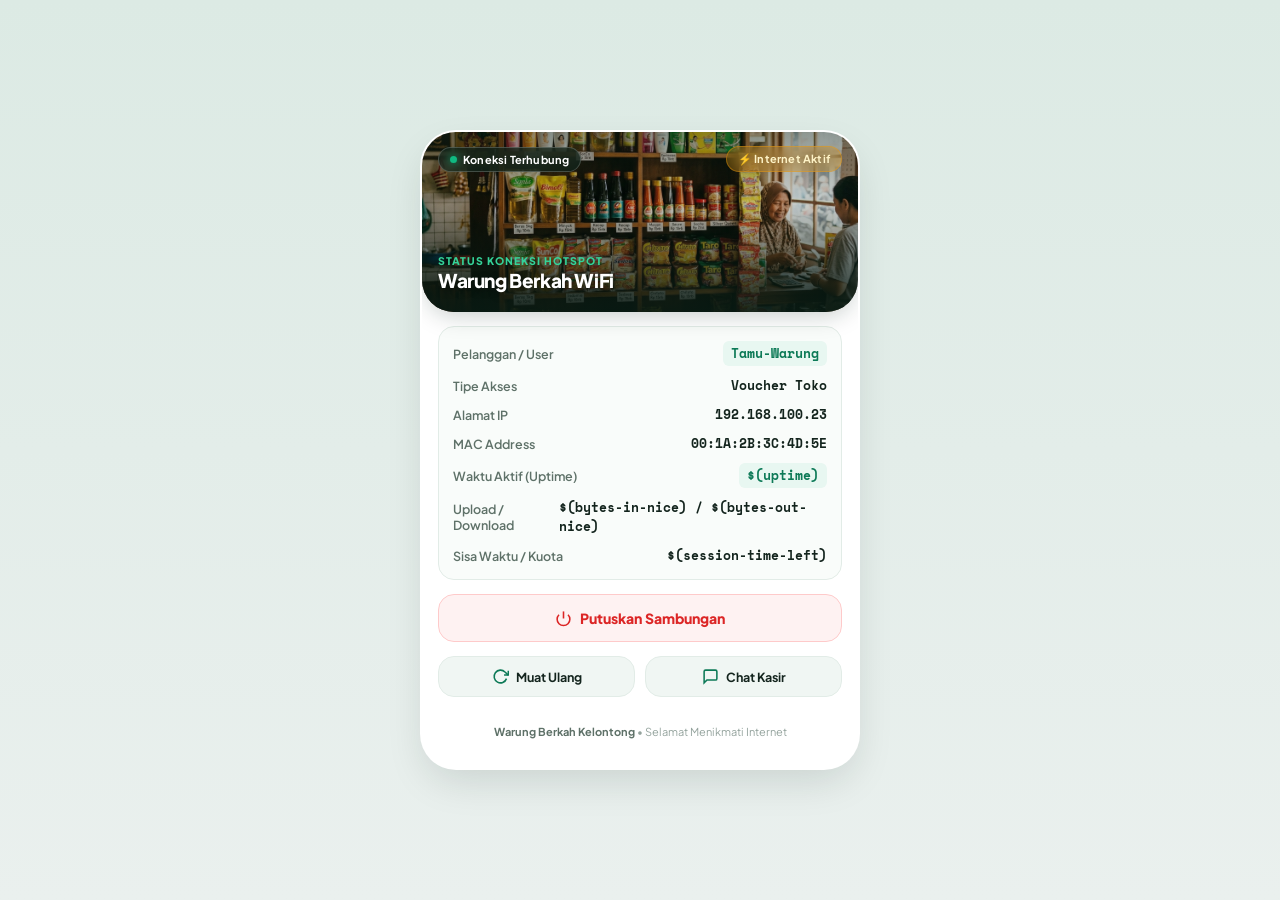
<file: status.html>
<!DOCTYPE html>
<html lang="id">
<head>
    <meta charset="UTF-8">
    <meta name="viewport" content="width=device-width, initial-scale=1.0, maximum-scale=1.0, user-scalable=no, viewport-fit=cover">
    <meta name="theme-color" content="#0D241A">
    <title>Status Koneksi - Warung Berkah</title>
    <style>
/* ==========================================================================
   WARUNG BERKAH KELONTONG - ANDROID APP DESIGN SYSTEM
   Inspired by Modern Resort & Retail Hotspot Portals with Enhanced Polish
   ========================================================================== */

@import url('https://fonts.googleapis.com/css2?family=Plus+Jakarta+Sans:wght@400;500;600;700;800;900&family=Space+Mono:wght@700&display=swap');

:root {
    /* Color Palette */
    --bg-page: #EAF0EE;
    --card-surface: #FFFFFF;
    
    /* Primary Emerald / Teal Gradient */
    --primary: #0D7A57;
    --primary-hover: #096144;
    --primary-light: #129E71;
    --primary-gradient: linear-gradient(135deg, #0C7A58 0%, #10A678 100%);
    --primary-soft: #E8F7F1;
    --primary-border: #C8EBDC;
    
    /* Amber & Warm Accents */
    --accent-amber: #F59E0B;
    --accent-amber-soft: #FEF3C7;
    --accent-amber-text: #B45309;
    
    --accent-terracotta: #EA580C;
    --accent-terracotta-soft: #FFEDD5;
    
    /* Neutral / Text */
    --text-main: #13241D;
    --text-muted: #5E7168;
    --text-dim: #94A39D;
    
    /* Borders & Dividers */
    --border-subtle: #E2ECE7;
    --border-focus: #0FA87A;
    --border-light: #EDF4F0;
    
    /* Shadows */
    --shadow-sm: 0 2px 8px rgba(13, 122, 87, 0.06);
    --shadow-card: 0 4px 16px -2px rgba(13, 122, 87, 0.08);
    --shadow-btn: 0 6px 20px -2px rgba(13, 122, 87, 0.3);
    --shadow-phone: 0 16px 40px -8px rgba(13, 36, 29, 0.15);
    
    /* Radii */
    --radius-xs: 8px;
    --radius-sm: 12px;
    --radius-md: 16px;
    --radius-lg: 24px;
    --radius-xl: 32px;
    --radius-full: 9999px;
    
    --font-sans: 'Plus Jakarta Sans', -apple-system, BlinkMacSystemFont, 'Segoe UI', Roboto, sans-serif;
    --font-mono: 'Space Mono', monospace;
}

* {
    margin: 0;
    padding: 0;
    box-sizing: border-box;
    -webkit-tap-highlight-color: transparent;
}

html {
    background-color: var(--bg-page);
    height: 100%;
}

body {
    width: 100%;
    min-height: 100vh;
    min-height: 100dvh;
    background: linear-gradient(180deg, #DCEAE4 0%, var(--bg-page) 100%);
    font-family: var(--font-sans);
    color: var(--text-main);
    display: flex;
    justify-content: center;
    align-items: flex-start;
    -webkit-font-smoothing: antialiased;
}

/* ==========================================================================
   APP CONTAINER (MOBILE-FIRST FULL VIEW / DESKTOP SMARTPHONE MOCKUP)
   ========================================================================== */
.app-container {
    width: 100%;
    max-width: 440px;
    min-height: 100vh;
    min-height: 100dvh;
    background: var(--card-surface);
    display: flex;
    flex-direction: column;
    position: relative;
    box-shadow: var(--shadow-phone);
    margin: 0 auto;
    overflow-x: hidden;
}

/* ==========================================================================
   HERO HEADER WITH CURVED IMAGE BANNER
   ========================================================================== */
.hero-banner {
    position: relative;
    width: 100%;
    height: 220px;
    background-color: #0D241A;
    background-image: url('sembako-bg.png');
    background-size: cover;
    background-position: center;
    border-radius: 0 0 32px 32px;
    overflow: hidden;
    display: flex;
    flex-direction: column;
    justify-content: space-between;
    padding: calc(14px + env(safe-area-inset-top, 0px)) 16px 20px;
    box-shadow: 0 8px 24px -6px rgba(13, 36, 29, 0.25);
    flex-shrink: 0;
}

.hero-overlay {
    position: absolute;
    inset: 0;
    background: linear-gradient(180deg, rgba(10, 30, 22, 0.45) 0%, rgba(10, 30, 22, 0.2) 40%, rgba(8, 26, 19, 0.92) 100%);
    pointer-events: none;
}

/* Top Status Badges Row */
.hero-top-row {
    position: relative;
    z-index: 2;
    display: flex;
    justify-content: space-between;
    align-items: center;
    gap: 8px;
}

.glass-pill {
    display: inline-flex;
    align-items: center;
    gap: 6px;
    background: rgba(13, 36, 29, 0.65);
    backdrop-filter: blur(8px);
    -webkit-backdrop-filter: blur(8px);
    border: 1px solid rgba(255, 255, 255, 0.2);
    color: #FFFFFF;
    font-size: 11px;
    font-weight: 700;
    padding: 5px 11px;
    border-radius: var(--radius-full);
    letter-spacing: 0.2px;
}

.glass-pill.weather-pill {
    background: rgba(245, 158, 11, 0.25);
    border-color: rgba(245, 158, 11, 0.4);
    color: #FEF3C7;
}

.live-dot {
    width: 7px;
    height: 7px;
    border-radius: 50%;
    background: #10B981;
    box-shadow: 0 0 8px #10B981;
    animation: livePulse 2s infinite ease-in-out;
}

@keyframes livePulse {
    0%, 100% { opacity: 1; transform: scale(1); }
    50% { opacity: 0.4; transform: scale(0.8); }
}

/* Bottom Titles in Hero */
.hero-bottom-text {
    position: relative;
    z-index: 2;
}

.hero-subtitle {
    font-size: 10.5px;
    font-weight: 800;
    text-transform: uppercase;
    letter-spacing: 1px;
    color: #34D399;
    margin-bottom: 2px;
}

.hero-title {
    font-size: 21px;
    font-weight: 900;
    color: #FFFFFF;
    letter-spacing: -0.4px;
    line-height: 1.2;
    text-shadow: 0 2px 8px rgba(0, 0, 0, 0.4);
}

/* ==========================================================================
   APP MAIN CONTENT AREA
   ========================================================================== */
.app-body {
    padding: 14px 16px 20px;
    display: flex;
    flex-direction: column;
    gap: 14px;
    flex: 1;
}

/* FEATURED INFO CARD */
.info-card {
    display: flex;
    align-items: center;
    gap: 12px;
    background: #FFFFFF;
    border: 1.5px solid var(--primary-border);
    border-radius: var(--radius-md);
    padding: 12px 14px;
    box-shadow: var(--shadow-sm);
    margin-top: -6px;
}

.info-icon-badge {
    width: 42px;
    height: 42px;
    border-radius: var(--radius-sm);
    background: var(--primary-gradient);
    display: flex;
    align-items: center;
    justify-content: center;
    color: #FFFFFF;
    flex-shrink: 0;
    box-shadow: 0 3px 10px rgba(13, 122, 87, 0.25);
}

.info-icon-badge svg {
    width: 22px;
    height: 22px;
}

.info-content h2 {
    font-size: 13.5px;
    font-weight: 800;
    color: var(--primary);
    line-height: 1.25;
}

.info-content p {
    font-size: 11.5px;
    color: var(--text-muted);
    margin-top: 2px;
    line-height: 1.35;
}

/* ==========================================================================
   PILL SEGMENTED TAB SWITCHER
   ========================================================================== */
.pill-tabs {
    display: flex;
    background: #F0F6F3;
    padding: 4px;
    border-radius: var(--radius-full);
    gap: 4px;
    border: 1px solid var(--border-subtle);
}

.tab-btn {
    flex: 1;
    display: flex;
    align-items: center;
    justify-content: center;
    gap: 7px;
    padding: 10px 14px;
    font-family: var(--font-sans);
    font-size: 13px;
    font-weight: 700;
    color: var(--text-muted);
    background: transparent;
    border: none;
    border-radius: var(--radius-full);
    cursor: pointer;
    transition: all 0.22s ease;
}

.tab-btn.active {
    background: #FFFFFF;
    color: var(--primary);
    box-shadow: 0 2px 8px rgba(13, 122, 87, 0.12);
}

.tab-btn svg {
    width: 16px;
    height: 16px;
}

/* ==========================================================================
   INPUT FORM & LABELS
   ========================================================================== */
.form-group {
    display: flex;
    flex-direction: column;
    gap: 6px;
}

.form-label-row {
    display: flex;
    justify-content: space-between;
    align-items: center;
    padding: 0 2px;
}

.form-label {
    font-size: 12px;
    font-weight: 800;
    color: var(--text-main);
}

.form-helper-link {
    font-size: 11.5px;
    font-weight: 600;
    color: var(--primary);
    text-decoration: none;
}

.input-box {
    position: relative;
    display: flex;
    align-items: center;
}

.input-leading-icon {
    position: absolute;
    left: 14px;
    color: var(--primary-light);
    display: flex;
    align-items: center;
    pointer-events: none;
}

.input-leading-icon svg {
    width: 19px;
    height: 19px;
}

.android-input {
    width: 100%;
    height: 52px;
    background: #FFFFFF;
    border: 2px solid var(--border-subtle);
    border-radius: var(--radius-md);
    padding: 0 42px 0 44px;
    font-family: var(--font-sans);
    font-size: 15px;
    font-weight: 600;
    color: var(--text-main);
    transition: all 0.2s ease;
    box-shadow: inset 0 1px 3px rgba(0, 0, 0, 0.02);
}

.android-input:focus {
    outline: none;
    border-color: var(--border-focus);
    background: #FAFCFB;
    box-shadow: 0 0 0 4px rgba(16, 166, 120, 0.12);
}

.android-input.code-font {
    font-family: var(--font-mono);
    font-size: 16px;
    font-weight: 700;
    letter-spacing: 1.5px;
    text-transform: uppercase;
}

.android-input::placeholder {
    font-family: var(--font-sans);
    font-size: 13.5px;
    font-weight: 600;
    color: var(--text-dim);
    letter-spacing: 0;
}

.input-trailing-action {
    position: absolute;
    right: 12px;
    background: none;
    border: none;
    color: var(--text-dim);
    cursor: pointer;
    display: flex;
    align-items: center;
    padding: 6px;
    border-radius: 50%;
}

.input-trailing-action:hover, .input-trailing-action:active {
    color: var(--primary);
}

/* ERROR NOTIFICATION */
.error-banner {
    background: #FEF2F2;
    border: 1.5px solid #FECACA;
    color: #991B1B;
    border-radius: var(--radius-sm);
    padding: 10px 14px;
    font-size: 12px;
    font-weight: 600;
    display: flex;
    align-items: center;
    gap: 8px;
    animation: slideDown 0.2s ease-out;
}

@keyframes slideDown {
    from { opacity: 0; transform: translateY(-4px); }
    to { opacity: 1; transform: translateY(0); }
}

/* MAIN SUBMIT BUTTON */
.btn-primary-action {
    width: 100%;
    height: 52px;
    background: var(--primary-gradient);
    color: #FFFFFF;
    border: none;
    border-radius: var(--radius-md);
    font-family: var(--font-sans);
    font-size: 15px;
    font-weight: 800;
    display: flex;
    align-items: center;
    justify-content: center;
    gap: 9px;
    cursor: pointer;
    box-shadow: var(--shadow-btn);
    transition: all 0.2s ease;
    text-decoration: none;
}

.btn-primary-action:active {
    transform: scale(0.985);
    filter: brightness(0.95);
}

.btn-primary-action svg {
    width: 18px;
    height: 18px;
    transition: transform 0.2s ease;
}

.btn-primary-action:hover svg {
    transform: translateX(3px);
}

/* ==========================================================================
   QUICK ACTION BUTTONS (2 COLUMNS)
   ========================================================================== */
.quick-grid {
    display: grid;
    grid-template-columns: 1fr 1fr;
    gap: 10px;
}

.quick-pill-btn {
    display: flex;
    align-items: center;
    justify-content: center;
    gap: 7px;
    background: #F0F6F3;
    border: 1.5px solid var(--border-subtle);
    padding: 11px 12px;
    border-radius: var(--radius-md);
    text-decoration: none;
    color: var(--text-main);
    font-size: 12.5px;
    font-weight: 700;
    transition: all 0.2s ease;
    cursor: pointer;
}

.quick-pill-btn:hover {
    background: var(--primary-soft);
    border-color: var(--primary-border);
    color: var(--primary);
}

.quick-pill-btn:active {
    transform: scale(0.98);
}

.quick-pill-btn svg {
    width: 17px;
    height: 17px;
    color: var(--primary);
}

/* ==========================================================================
   PILIHAN PAKET WIFI (PRICE PACKAGE CARDS)
   ========================================================================== */
.section-divider-dash {
    border-top: 1.5px dashed var(--border-subtle);
    margin: 4px 0;
}

.section-header {
    display: flex;
    justify-content: space-between;
    align-items: center;
}

.section-title {
    font-size: 13px;
    font-weight: 800;
    color: var(--text-main);
    display: flex;
    align-items: center;
    gap: 6px;
}

.section-badge-speed {
    font-size: 10px;
    font-weight: 800;
    color: var(--accent-amber-text);
    background: var(--accent-amber-soft);
    padding: 3px 8px;
    border-radius: var(--radius-full);
}

.package-list {
    display: flex;
    flex-direction: column;
    gap: 8px;
}

.package-card {
    display: flex;
    justify-content: space-between;
    align-items: center;
    background: #FFFFFF;
    border: 1.5px solid var(--border-subtle);
    border-radius: var(--radius-md);
    padding: 10px 14px;
    transition: all 0.2s ease;
    cursor: pointer;
    box-shadow: var(--shadow-sm);
}

.package-card:hover {
    border-color: var(--primary-light);
    transform: translateY(-1px);
    box-shadow: 0 4px 12px rgba(13, 122, 87, 0.1);
}

.package-card:active {
    transform: scale(0.985);
}

.package-left {
    display: flex;
    align-items: center;
    gap: 11px;
}

.package-icon-box {
    width: 36px;
    height: 36px;
    border-radius: var(--radius-sm);
    background: #F0F6F3;
    display: flex;
    align-items: center;
    justify-content: center;
    font-size: 17px;
    flex-shrink: 0;
}

.package-info h3 {
    font-size: 13px;
    font-weight: 800;
    color: var(--text-main);
    line-height: 1.2;
}

.package-info p {
    font-size: 11px;
    font-weight: 500;
    color: var(--text-muted);
    margin-top: 2px;
}

.package-right {
    text-align: right;
}

.package-price {
    font-family: var(--font-mono);
    font-size: 14px;
    font-weight: 800;
    color: var(--primary);
}

.package-action-text {
    font-size: 10.5px;
    font-weight: 700;
    color: var(--primary-light);
    display: flex;
    align-items: center;
    justify-content: flex-end;
    gap: 2px;
}

/* ==========================================================================
   HORIZONTAL TAGS / PRODUK TOKO STRIP
   ========================================================================== */
.tags-section {
    display: flex;
    flex-direction: column;
    gap: 8px;
}

.tags-title {
    font-size: 10.5px;
    font-weight: 800;
    color: var(--text-dim);
    text-transform: uppercase;
    letter-spacing: 0.5px;
}

.tags-scroll {
    display: flex;
    gap: 6px;
    overflow-x: auto;
    padding-bottom: 4px;
    -webkit-overflow-scrolling: touch;
    scrollbar-width: none;
}

.tags-scroll::-webkit-scrollbar {
    display: none;
}

.tag-pill {
    white-space: nowrap;
    background: #F0F6F3;
    border: 1px solid var(--border-subtle);
    border-radius: var(--radius-full);
    padding: 5px 11px;
    font-size: 11px;
    font-weight: 700;
    color: var(--text-muted);
    display: flex;
    align-items: center;
    gap: 5px;
}

/* ==========================================================================
   FOOTER
   ========================================================================== */
.app-footer {
    text-align: center;
    margin-top: auto;
    padding-top: 14px;
    padding-bottom: calc(10px + env(safe-area-inset-bottom, 0px));
    font-size: 11px;
    color: var(--text-dim);
}

.app-footer strong {
    color: var(--text-muted);
}

/* ==========================================================================
   STATUS & RECEIPT CARD
   ========================================================================== */
.receipt-box {
    background: #F9FCFA;
    border: 1.5px solid var(--border-subtle);
    border-radius: var(--radius-md);
    padding: 14px;
    display: flex;
    flex-direction: column;
    gap: 10px;
}

.receipt-row {
    display: flex;
    justify-content: space-between;
    align-items: center;
    font-size: 12.5px;
}

.receipt-label {
    color: var(--text-muted);
    font-weight: 600;
}

.receipt-val {
    font-family: var(--font-mono);
    font-weight: 700;
    color: var(--text-main);
}

.receipt-val.highlight {
    color: var(--primary);
    background: var(--primary-soft);
    padding: 3px 8px;
    border-radius: 6px;
}

.btn-disconnect {
    width: 100%;
    height: 48px;
    background: #FEF2F2;
    color: #DC2626;
    border: 1.5px solid #FECACA;
    border-radius: var(--radius-md);
    font-family: var(--font-sans);
    font-size: 14px;
    font-weight: 800;
    display: flex;
    align-items: center;
    justify-content: center;
    gap: 8px;
    cursor: pointer;
    transition: all 0.2s ease;
}

.btn-disconnect:active {
    background: #DC2626;
    color: #FFFFFF;
}

/* ==========================================================================
   MODAL QR SCANNER (BOTTOM SHEET)
   ========================================================================== */
.modal-backdrop {
    position: fixed;
    inset: 0;
    background: rgba(10, 30, 22, 0.65);
    backdrop-filter: blur(6px);
    -webkit-backdrop-filter: blur(6px);
    display: flex;
    align-items: flex-end;
    justify-content: center;
    z-index: 999;
}

.modal-sheet {
    background: #FFFFFF;
    width: 100%;
    max-width: 440px;
    border-radius: 28px 28px 0 0;
    box-shadow: var(--shadow-phone);
    padding: 22px 20px calc(22px + env(safe-area-inset-bottom, 0px));
    animation: sheetSlideUp 0.25s cubic-bezier(0.16, 1, 0.3, 1);
}

@keyframes sheetSlideUp {
    from { transform: translateY(100%); }
    to { transform: translateY(0); }
}

.modal-head {
    display: flex;
    justify-content: space-between;
    align-items: center;
    margin-bottom: 16px;
}

.modal-head h3 {
    font-size: 16px;
    font-weight: 800;
    color: var(--text-main);
}

.modal-close-btn {
    background: #F0F6F3;
    border: none;
    width: 32px;
    height: 32px;
    border-radius: 50%;
    font-size: 18px;
    color: var(--text-muted);
    cursor: pointer;
    display: flex;
    align-items: center;
    justify-content: center;
}

.modal-step-list {
    display: flex;
    flex-direction: column;
    gap: 12px;
    font-size: 12.5px;
    color: var(--text-muted);
}

.modal-step-item {
    display: flex;
    gap: 10px;
    align-items: flex-start;
}

.step-num {
    width: 22px;
    height: 22px;
    border-radius: 50%;
    background: var(--primary);
    color: #FFFFFF;
    font-size: 11px;
    font-weight: 800;
    display: flex;
    align-items: center;
    justify-content: center;
    flex-shrink: 0;
}

/* LOADING DOTS */
.loading-dots {
    display: flex;
    justify-content: center;
    align-items: center;
    gap: 8px;
    margin: 20px 0;
}

.dot {
    width: 10px;
    height: 10px;
    border-radius: 50%;
    background-color: var(--primary);
    animation: dotPulse 1.4s infinite ease-in-out both;
}

.dot:nth-child(1) { animation-delay: -0.32s; }
.dot:nth-child(2) { animation-delay: -0.16s; }
.dot:nth-child(3) { animation-delay: 0s; }

@keyframes dotPulse {
    0%, 80%, 100% { transform: scale(0.2); opacity: 0.3; }
    40% { transform: scale(1); opacity: 1; }
}

/* Media Query for Desktop / Laptop Preview */
@media (min-width: 600px) {
    body {
        padding: 24px 16px;
        align-items: center;
    }
    .app-container {
        min-height: unset;
        border-radius: 36px;
        border: 2px solid rgba(255, 255, 255, 0.8);
        overflow: hidden;
    }
    .modal-backdrop {
        align-items: center;
        padding: 16px;
    }
    .modal-sheet {
        border-radius: var(--radius-lg);
        padding: 22px 20px;
    }
}

</style>
</head>
<body onload="initStatusPage()">

<div class="app-container">
    <!-- Hero Banner with Curved Bottom -->
    <header class="hero-banner" style="height: 180px;">
        <div class="hero-overlay"></div>
        
        <div class="hero-top-row">
            <div class="glass-pill">
                <span class="live-dot"></span>
                Koneksi Terhubung
            </div>
            <div class="glass-pill weather-pill">
                ⚡ Internet Aktif
            </div>
        </div>

        <div class="hero-bottom-text">
            <div class="hero-subtitle">STATUS KONEKSI HOTSPOT</div>
            <h1 class="hero-title" style="font-size: 19px;">Warung Berkah WiFi</h1>
        </div>
    </header>

    <main class="app-body">
        <!-- Status Receipt Card -->
        <div class="receipt-box">
            <div class="receipt-row">
                <span class="receipt-label">Pelanggan / User</span>
                <span class="receipt-val highlight" id="stat-username">$(username)</span>
            </div>
            <div class="receipt-row">
                <span class="receipt-label">Tipe Akses</span>
                <span class="receipt-val" id="stat-type">Voucher Toko</span>
            </div>
            <div class="receipt-row">
                <span class="receipt-label">Alamat IP</span>
                <span class="receipt-val" id="stat-ip">$(ip)</span>
            </div>
            <div class="receipt-row">
                <span class="receipt-label">MAC Address</span>
                <span class="receipt-val" id="stat-mac">$(mac)</span>
            </div>
            <div class="receipt-row">
                <span class="receipt-label">Waktu Aktif (Uptime)</span>
                <span class="receipt-val highlight" id="stat-uptime">$(uptime)</span>
            </div>
            <div class="receipt-row">
                <span class="receipt-label">Upload / Download</span>
                <span class="receipt-val">$(bytes-in-nice) / $(bytes-out-nice)</span>
            </div>
            <div class="receipt-row">
                <span class="receipt-label">Sisa Waktu / Kuota</span>
                <span class="receipt-val">$(session-time-left)</span>
            </div>
        </div>

        <!-- Disconnect Button -->
        <form action="$(link-logout)" name="logout" id="logout-form">
            <input type="hidden" name="erase-cookie" value="true" />
            <button type="submit" class="btn-disconnect">
                <svg viewBox="0 0 24 24" fill="none" stroke="currentColor" stroke-width="2.2" style="width: 17px; height: 17px;">
                    <path d="M18.36 6.64a9 9 0 1 1-12.73 0"></path>
                    <line x1="12" y1="2" x2="12" y2="12"></line>
                </svg>
                Putuskan Sambungan
            </button>
        </form>

        <!-- Quick Links -->
        <div class="quick-grid">
            <a href="javascript:window.location.reload();" class="quick-pill-btn">
                <svg viewBox="0 0 24 24" fill="none" stroke="currentColor" stroke-width="2.2">
                    <path d="M23 4v6h-6"></path>
                    <path d="M20.49 15a9 9 0 1 1-2.12-9.36L23 10"></path>
                </svg>
                Muat Ulang
            </a>
            <a href="https://wa.me/6281234567890?text=Halo%20Kasir%20Warung%20Berkah,%20saya%20sedang%20terhubung%20di%20WiFi" target="_blank" class="quick-pill-btn">
                <svg viewBox="0 0 24 24" fill="none" stroke="currentColor" stroke-width="2.2">
                    <path d="M21 15a2 2 0 0 1-2 2H7l-4 4V5a2 2 0 0 1 2-2h14a2 2 0 0 1 2 2z"></path>
                </svg>
                Chat Kasir
            </a>
        </div>

        <footer class="app-footer">
            <p><strong>Warung Berkah Kelontong</strong> • Selamat Menikmati Internet</p>
        </footer>
    </main>
</div>

<script>
/**
 * Warung Berkah Kelontong - Hotspot WiFi Portal Logic
 * Android Native Feel & High-Speed Mikrotik Integration
 */

document.addEventListener('DOMContentLoaded', () => {
    // --- Elements ---
    const tabVoucher = document.getElementById('tab-voucher');
    const tabMember = document.getElementById('tab-member');
    
    const inputLabel = document.getElementById('input-label-username');
    const inputHelperLink = document.getElementById('input-helper-link');
    const usernameInput = document.getElementById('username');
    const btnClearUser = document.getElementById('btn-clear-user');
    const passwordContainer = document.getElementById('password-container');
    const passwordInput = document.getElementById('password');
    const loginForm = document.getElementById('login-form');
    const btnSubmitText = document.getElementById('btn-submit-text');
    
    const togglePasswordBtn = document.getElementById('toggle-password');
    const errorBox = document.getElementById('error-box');
    const errorMsgText = document.getElementById('error-msg-text');

    let currentTab = 'voucher'; // 'voucher' | 'member'

    // --- TAB SWITCHING ---
    function switchToVoucher() {
        currentTab = 'voucher';
        if (tabVoucher) tabVoucher.classList.add('active');
        if (tabMember) tabMember.classList.remove('active');
        
        if (inputLabel) inputLabel.textContent = 'Kode Voucher Toko';
        if (inputHelperLink) {
            inputHelperLink.textContent = 'Tertera di voucher';
            inputHelperLink.style.display = 'inline';
        }
        if (usernameInput) {
            usernameInput.placeholder = 'MASUKKAN KODE VOUCHER';
            usernameInput.classList.add('code-font');
            usernameInput.setAttribute('autocapitalize', 'characters');
        }
        if (passwordContainer) passwordContainer.style.display = 'none';
        if (passwordInput) {
            passwordInput.required = false;
            passwordInput.value = '';
        }
        if (btnSubmitText) btnSubmitText.textContent = 'Sambungkan WiFi Toko';
        clearError();
        if (usernameInput) usernameInput.focus();
    }

    function switchToMember() {
        currentTab = 'member';
        if (tabMember) tabMember.classList.add('active');
        if (tabVoucher) tabVoucher.classList.remove('active');
        
        if (inputLabel) inputLabel.textContent = 'Username Member / Kasir';
        if (inputHelperLink) {
            inputHelperLink.textContent = 'Akun Toko';
        }
        if (usernameInput) {
            usernameInput.placeholder = 'Masukkan username member';
            usernameInput.classList.remove('code-font');
            usernameInput.setAttribute('autocapitalize', 'none');
        }
        if (passwordContainer) passwordContainer.style.display = 'block';
        if (passwordInput) {
            passwordInput.required = true;
        }
        if (btnSubmitText) btnSubmitText.textContent = 'Masuk Sebagai Member';
        clearError();
        if (usernameInput) usernameInput.focus();
    }

    if (tabVoucher) {
        tabVoucher.addEventListener('click', (e) => {
            e.preventDefault();
            switchToVoucher();
        });
    }

    if (tabMember) {
        tabMember.addEventListener('click', (e) => {
            e.preventDefault();
            switchToMember();
        });
    }

    // --- USERNAME CLEAR BUTTON LOGIC ---
    if (usernameInput && btnClearUser) {
        usernameInput.addEventListener('input', () => {
            btnClearUser.style.display = usernameInput.value.length > 0 ? 'flex' : 'none';
        });

        btnClearUser.addEventListener('click', () => {
            usernameInput.value = '';
            btnClearUser.style.display = 'none';
            usernameInput.focus();
        });
    }

    // --- PASSWORD EYE TOGGLE ---
    if (togglePasswordBtn && passwordInput) {
        togglePasswordBtn.addEventListener('click', () => {
            const isPassword = passwordInput.type === 'password';
            passwordInput.type = isPassword ? 'text' : 'password';
            
            if (isPassword) {
                togglePasswordBtn.innerHTML = `
                    <svg width="18" height="18" viewBox="0 0 24 24" fill="none" stroke="currentColor" stroke-width="2">
                        <path d="M17.94 17.94A10.07 10.07 0 0 1 12 20c-7 0-11-8-11-8a18.45 18.45 0 0 1 5.06-5.94M9.9 4.24A9.12 9.12 0 0 1 12 4c7 0 11 8 11 8a18.5 18.5 0 0 1-2.16 3.19m-6.72-1.07a3 3 0 1 1-4.24-4.24"></path>
                        <line x1="1" y1="1" x2="23" y2="23"></line>
                    </svg>
                `;
            } else {
                togglePasswordBtn.innerHTML = `
                    <svg width="18" height="18" viewBox="0 0 24 24" fill="none" stroke="currentColor" stroke-width="2">
                        <path d="M1 12s4-8 11-8 11 8 11 8-4 8-11 8-11-8-11-8z"></path>
                        <circle cx="12" cy="12" r="3"></circle>
                    </svg>
                `;
            }
        });
    }

    // --- AUTO-LOGIN VIA URL QUERY PARAMETERS (QR SCAN REDIRECT) ---
    const urlParams = new URLSearchParams(window.location.search);
    const queryUser = urlParams.get('username') || urlParams.get('user');
    const queryPass = urlParams.get('password') || urlParams.get('pass');

    if (queryUser) {
        if (usernameInput) usernameInput.value = '';
        if (passwordInput) passwordInput.value = '';

        const autoLoginOverlay = document.createElement('div');
        autoLoginOverlay.className = 'modal-backdrop';
        autoLoginOverlay.style.zIndex = '2000';
        autoLoginOverlay.innerHTML = `
            <div class="modal-sheet" style="text-align: center; border-radius: 24px; margin: auto; max-width: 320px;">
                <h3 style="color: var(--primary); margin-bottom: 8px; font-size: 15px;">Mendeteksi QR Voucher</h3>
                <div class="loading-dots">
                    <div class="dot"></div>
                    <div class="dot"></div>
                    <div class="dot"></div>
                </div>
                <p style="font-size: 12px; color: var(--text-muted); font-weight: 600;">Menghubungkan otomatis ke WiFi...</p>
            </div>
        `;
        document.body.appendChild(autoLoginOverlay);

        setTimeout(() => {
            if (queryPass) {
                switchToMember();
                if (usernameInput) usernameInput.value = queryUser;
                if (passwordInput) passwordInput.value = queryPass;
            } else {
                switchToVoucher();
                if (usernameInput) usernameInput.value = queryUser;
            }

            setTimeout(() => {
                if (autoLoginOverlay) autoLoginOverlay.remove();
                if (loginForm) {
                    if (isDemoEnv()) {
                        simulateLogin(queryPass ? 'Member' : 'Voucher', queryUser);
                    } else {
                        loginForm.submit();
                    }
                }
            }, 800);
        }, 1000);
    }

    // --- FORM SUBMIT LOGIC ---
    if (loginForm) {
        loginForm.addEventListener('submit', (e) => {
            const uVal = usernameInput ? usernameInput.value.trim() : '';
            const pVal = passwordInput ? passwordInput.value.trim() : '';

            if (currentTab === 'voucher') {
                if (!uVal) {
                    e.preventDefault();
                    showError('Silakan masukkan kode voucher Anda!');
                    return;
                }
                // MikroTik voucher standard: password equals username
                if (passwordInput) passwordInput.value = uVal.toUpperCase();
                
                if (isDemoEnv()) {
                    e.preventDefault();
                    simulateLogin('Voucher', uVal.toUpperCase());
                }
            } else {
                if (!uVal || !pVal) {
                    e.preventDefault();
                    showError('Lengkapi username dan password member Anda!');
                    return;
                }
                
                if (isDemoEnv()) {
                    e.preventDefault();
                    simulateLogin('Member', uVal);
                }
            }
        });
    }

    // --- ERROR HELPERS ---
    function showError(msg) {
        if (errorBox) {
            if (errorMsgText) {
                errorMsgText.textContent = msg;
            } else {
                errorBox.innerHTML = `<span>⚠️</span> <div>${msg}</div>`;
            }
            errorBox.style.display = 'flex';
        } else {
            alert(msg);
        }
    }

    function clearError() {
        if (errorBox) {
            errorBox.style.display = 'none';
        }
    }

    function isDemoEnv() {
        return window.location.hostname === 'localhost' || 
               window.location.hostname === '127.0.0.1' || 
               window.location.protocol === 'file:';
    }

    function simulateLogin(type, name) {
        localStorage.setItem('maduranet_active', 'true');
        localStorage.setItem('maduranet_username', name);
        localStorage.setItem('maduranet_type', type);
        localStorage.setItem('maduranet_ip', '192.168.100.23');
        localStorage.setItem('maduranet_mac', '00:1A:2B:3C:4D:5E');
        localStorage.setItem('maduranet_login_time', new Date().toLocaleTimeString());
        
        window.location.href = 'redirect.html';
    }

    // --- QR SCANNER MODAL CONTROLLER ---
    const scannerModal = document.getElementById('scanner-modal');
    const shortcutScanBtn = document.getElementById('shortcut-scan-btn');
    const closeScanner = document.getElementById('close-scanner');
    const closeGuideBtn = document.getElementById('close-guide-btn');

    function openScannerModal(e) {
        if (e) e.preventDefault();
        if (scannerModal) scannerModal.style.display = 'flex';
    }

    function closeScannerModal(e) {
        if (e) e.preventDefault();
        if (scannerModal) scannerModal.style.display = 'none';
    }

    if (shortcutScanBtn) shortcutScanBtn.addEventListener('click', openScannerModal);
    if (closeScanner) closeScanner.addEventListener('click', closeScannerModal);
    if (closeGuideBtn) closeGuideBtn.addEventListener('click', closeScannerModal);

    if (scannerModal) {
        scannerModal.addEventListener('click', (e) => {
            if (e.target === scannerModal) {
                closeScannerModal();
            }
        });
    }
});

// --- HELPER UNTUK MEMILIH PAKET ---
function selectPackage(pkgCode) {
    const usernameInput = document.getElementById('username');
    if (usernameInput) {
        usernameInput.focus();
        usernameInput.scrollIntoView({ behavior: 'smooth', block: 'center' });
    }
}

// --- OFFLINE SIMULATOR FOR STATUS PAGE ---
function initStatusPage() {
    const active = localStorage.getItem('maduranet_active');
    const isLocal = window.location.hostname === 'localhost' || 
                    window.location.hostname === '127.0.0.1' || 
                    window.location.protocol === 'file:';
                    
    if (active !== 'true' && isLocal) {
        window.location.href = 'login.html';
        return;
    }

    const username = localStorage.getItem('maduranet_username') || 'Tamu-Warung';
    const type = localStorage.getItem('maduranet_type') || 'Voucher Toko';
    const ip = localStorage.getItem('maduranet_ip') || '192.168.100.23';
    const mac = localStorage.getItem('maduranet_mac') || '00:1A:2B:3C:4D:5E';

    const userEl = document.getElementById('stat-username');
    const ipEl = document.getElementById('stat-ip');
    const macEl = document.getElementById('stat-mac');
    const uptimeEl = document.getElementById('stat-uptime');
    const typeEl = document.getElementById('stat-type');
    
    if (userEl) userEl.textContent = username;
    if (ipEl) ipEl.textContent = ip;
    if (macEl) macEl.textContent = mac;
    if (typeEl) typeEl.textContent = type;

    let count = 0;
    setInterval(() => {
        count++;
        let hrs = Math.floor(count / 3600);
        let mins = Math.floor((count % 3600) / 60);
        let secs = count % 60;
        
        let hrsStr = hrs > 0 ? hrs + 'j ' : '';
        let minsStr = mins > 0 ? mins + 'm ' : '';
        let secsStr = secs + 's';
        
        if (uptimeEl) uptimeEl.textContent = hrsStr + minsStr + secsStr;
    }, 1000);

    const logoutForm = document.getElementById('logout-form');
    if (logoutForm && isLocal) {
        logoutForm.addEventListener('submit', (e) => {
            e.preventDefault();
            localStorage.clear();
            window.location.href = 'logout.html';
        });
    }
}

</script>
</body>
</html>
</file>
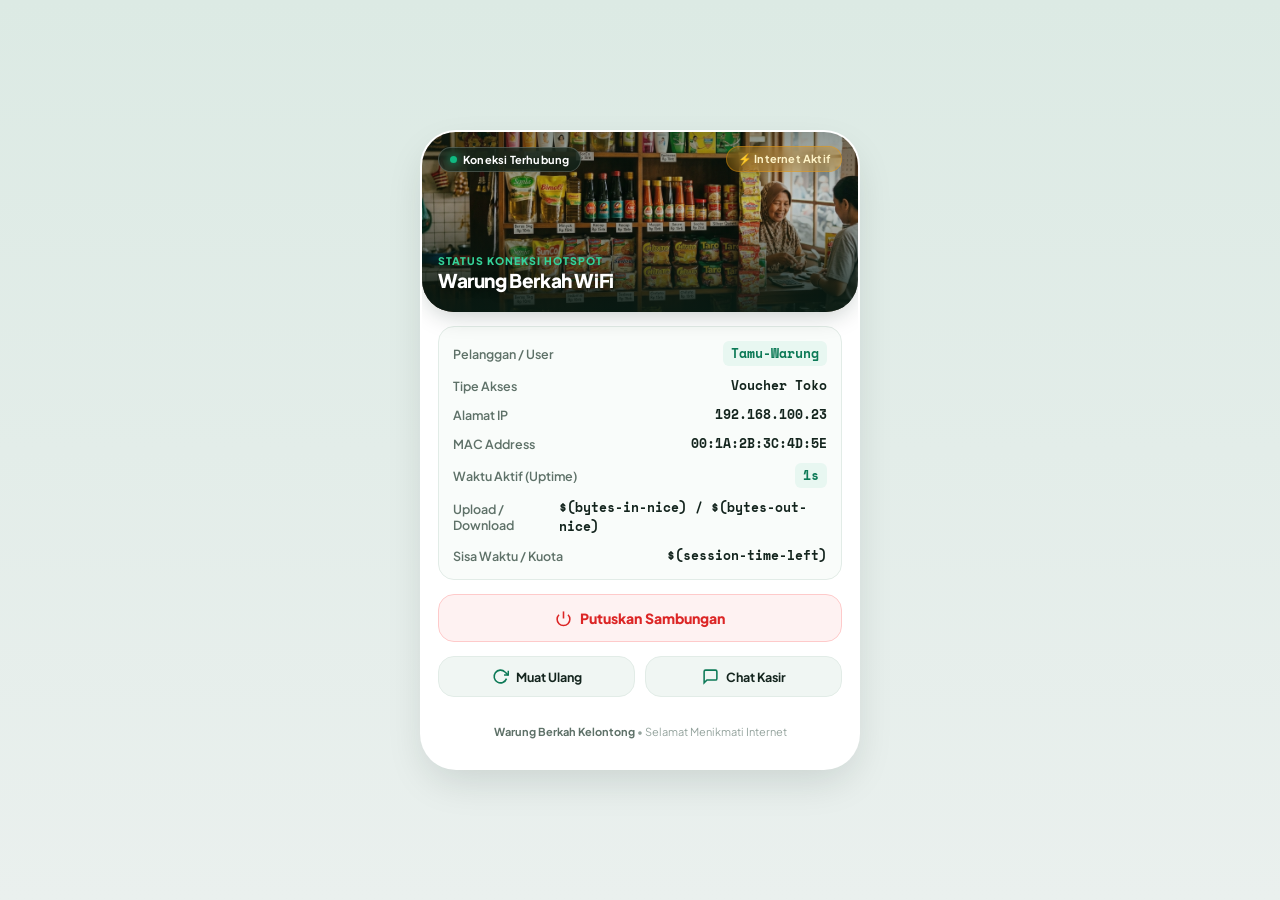
<file: status.src.html>
<!DOCTYPE html>
<html lang="id">
<head>
    <meta charset="UTF-8">
    <meta name="viewport" content="width=device-width, initial-scale=1.0, maximum-scale=1.0, user-scalable=no, viewport-fit=cover">
    <meta name="theme-color" content="#0D241A">
    <title>Status Koneksi - Warung Berkah</title>
    <link rel="stylesheet" href="style.css">
</head>
<body onload="initStatusPage()">

<div class="app-container">
    <!-- Hero Banner with Curved Bottom -->
    <header class="hero-banner" style="height: 180px;">
        <div class="hero-overlay"></div>
        
        <div class="hero-top-row">
            <div class="glass-pill">
                <span class="live-dot"></span>
                Koneksi Terhubung
            </div>
            <div class="glass-pill weather-pill">
                ⚡ Internet Aktif
            </div>
        </div>

        <div class="hero-bottom-text">
            <div class="hero-subtitle">STATUS KONEKSI HOTSPOT</div>
            <h1 class="hero-title" style="font-size: 19px;">Warung Berkah WiFi</h1>
        </div>
    </header>

    <main class="app-body">
        <!-- Status Receipt Card -->
        <div class="receipt-box">
            <div class="receipt-row">
                <span class="receipt-label">Pelanggan / User</span>
                <span class="receipt-val highlight" id="stat-username">$(username)</span>
            </div>
            <div class="receipt-row">
                <span class="receipt-label">Tipe Akses</span>
                <span class="receipt-val" id="stat-type">Voucher Toko</span>
            </div>
            <div class="receipt-row">
                <span class="receipt-label">Alamat IP</span>
                <span class="receipt-val" id="stat-ip">$(ip)</span>
            </div>
            <div class="receipt-row">
                <span class="receipt-label">MAC Address</span>
                <span class="receipt-val" id="stat-mac">$(mac)</span>
            </div>
            <div class="receipt-row">
                <span class="receipt-label">Waktu Aktif (Uptime)</span>
                <span class="receipt-val highlight" id="stat-uptime">$(uptime)</span>
            </div>
            <div class="receipt-row">
                <span class="receipt-label">Upload / Download</span>
                <span class="receipt-val">$(bytes-in-nice) / $(bytes-out-nice)</span>
            </div>
            <div class="receipt-row">
                <span class="receipt-label">Sisa Waktu / Kuota</span>
                <span class="receipt-val">$(session-time-left)</span>
            </div>
        </div>

        <!-- Disconnect Button -->
        <form action="$(link-logout)" name="logout" id="logout-form">
            <input type="hidden" name="erase-cookie" value="true" />
            <button type="submit" class="btn-disconnect">
                <svg viewBox="0 0 24 24" fill="none" stroke="currentColor" stroke-width="2.2" style="width: 17px; height: 17px;">
                    <path d="M18.36 6.64a9 9 0 1 1-12.73 0"></path>
                    <line x1="12" y1="2" x2="12" y2="12"></line>
                </svg>
                Putuskan Sambungan
            </button>
        </form>

        <!-- Quick Links -->
        <div class="quick-grid">
            <a href="javascript:window.location.reload();" class="quick-pill-btn">
                <svg viewBox="0 0 24 24" fill="none" stroke="currentColor" stroke-width="2.2">
                    <path d="M23 4v6h-6"></path>
                    <path d="M20.49 15a9 9 0 1 1-2.12-9.36L23 10"></path>
                </svg>
                Muat Ulang
            </a>
            <a href="https://wa.me/6281234567890?text=Halo%20Kasir%20Warung%20Berkah,%20saya%20sedang%20terhubung%20di%20WiFi" target="_blank" class="quick-pill-btn">
                <svg viewBox="0 0 24 24" fill="none" stroke="currentColor" stroke-width="2.2">
                    <path d="M21 15a2 2 0 0 1-2 2H7l-4 4V5a2 2 0 0 1 2-2h14a2 2 0 0 1 2 2z"></path>
                </svg>
                Chat Kasir
            </a>
        </div>

        <footer class="app-footer">
            <p><strong>Warung Berkah Kelontong</strong> • Selamat Menikmati Internet</p>
        </footer>
    </main>
</div>

<script src="script.js"></script>
</body>
</html>
</file>
<file: style.css>
/* ==========================================================================
   WARUNG BERKAH KELONTONG - ANDROID APP DESIGN SYSTEM
   Inspired by Modern Resort & Retail Hotspot Portals with Enhanced Polish
   ========================================================================== */

@import url('https://fonts.googleapis.com/css2?family=Plus+Jakarta+Sans:wght@400;500;600;700;800;900&family=Space+Mono:wght@700&display=swap');

:root {
    /* Color Palette */
    --bg-page: #EAF0EE;
    --card-surface: #FFFFFF;
    
    /* Primary Emerald / Teal Gradient */
    --primary: #0D7A57;
    --primary-hover: #096144;
    --primary-light: #129E71;
    --primary-gradient: linear-gradient(135deg, #0C7A58 0%, #10A678 100%);
    --primary-soft: #E8F7F1;
    --primary-border: #C8EBDC;
    
    /* Amber & Warm Accents */
    --accent-amber: #F59E0B;
    --accent-amber-soft: #FEF3C7;
    --accent-amber-text: #B45309;
    
    --accent-terracotta: #EA580C;
    --accent-terracotta-soft: #FFEDD5;
    
    /* Neutral / Text */
    --text-main: #13241D;
    --text-muted: #5E7168;
    --text-dim: #94A39D;
    
    /* Borders & Dividers */
    --border-subtle: #E2ECE7;
    --border-focus: #0FA87A;
    --border-light: #EDF4F0;
    
    /* Shadows */
    --shadow-sm: 0 2px 8px rgba(13, 122, 87, 0.06);
    --shadow-card: 0 4px 16px -2px rgba(13, 122, 87, 0.08);
    --shadow-btn: 0 6px 20px -2px rgba(13, 122, 87, 0.3);
    --shadow-phone: 0 16px 40px -8px rgba(13, 36, 29, 0.15);
    
    /* Radii */
    --radius-xs: 8px;
    --radius-sm: 12px;
    --radius-md: 16px;
    --radius-lg: 24px;
    --radius-xl: 32px;
    --radius-full: 9999px;
    
    --font-sans: 'Plus Jakarta Sans', -apple-system, BlinkMacSystemFont, 'Segoe UI', Roboto, sans-serif;
    --font-mono: 'Space Mono', monospace;
}

* {
    margin: 0;
    padding: 0;
    box-sizing: border-box;
    -webkit-tap-highlight-color: transparent;
}

html {
    background-color: var(--bg-page);
    height: 100%;
}

body {
    width: 100%;
    min-height: 100vh;
    min-height: 100dvh;
    background: linear-gradient(180deg, #DCEAE4 0%, var(--bg-page) 100%);
    font-family: var(--font-sans);
    color: var(--text-main);
    display: flex;
    justify-content: center;
    align-items: flex-start;
    -webkit-font-smoothing: antialiased;
}

/* ==========================================================================
   APP CONTAINER (MOBILE-FIRST FULL VIEW / DESKTOP SMARTPHONE MOCKUP)
   ========================================================================== */
.app-container {
    width: 100%;
    max-width: 440px;
    min-height: 100vh;
    min-height: 100dvh;
    background: var(--card-surface);
    display: flex;
    flex-direction: column;
    position: relative;
    box-shadow: var(--shadow-phone);
    margin: 0 auto;
    overflow-x: hidden;
}

/* ==========================================================================
   HERO HEADER WITH CURVED IMAGE BANNER
   ========================================================================== */
.hero-banner {
    position: relative;
    width: 100%;
    height: 220px;
    background-color: #0D241A;
    background-image: url('sembako-bg.png');
    background-size: cover;
    background-position: center;
    border-radius: 0 0 32px 32px;
    overflow: hidden;
    display: flex;
    flex-direction: column;
    justify-content: space-between;
    padding: calc(14px + env(safe-area-inset-top, 0px)) 16px 20px;
    box-shadow: 0 8px 24px -6px rgba(13, 36, 29, 0.25);
    flex-shrink: 0;
}

.hero-overlay {
    position: absolute;
    inset: 0;
    background: linear-gradient(180deg, rgba(10, 30, 22, 0.45) 0%, rgba(10, 30, 22, 0.2) 40%, rgba(8, 26, 19, 0.92) 100%);
    pointer-events: none;
}

/* Top Status Badges Row */
.hero-top-row {
    position: relative;
    z-index: 2;
    display: flex;
    justify-content: space-between;
    align-items: center;
    gap: 8px;
}

.glass-pill {
    display: inline-flex;
    align-items: center;
    gap: 6px;
    background: rgba(13, 36, 29, 0.65);
    backdrop-filter: blur(8px);
    -webkit-backdrop-filter: blur(8px);
    border: 1px solid rgba(255, 255, 255, 0.2);
    color: #FFFFFF;
    font-size: 11px;
    font-weight: 700;
    padding: 5px 11px;
    border-radius: var(--radius-full);
    letter-spacing: 0.2px;
}

.glass-pill.weather-pill {
    background: rgba(245, 158, 11, 0.25);
    border-color: rgba(245, 158, 11, 0.4);
    color: #FEF3C7;
}

.live-dot {
    width: 7px;
    height: 7px;
    border-radius: 50%;
    background: #10B981;
    box-shadow: 0 0 8px #10B981;
    animation: livePulse 2s infinite ease-in-out;
}

@keyframes livePulse {
    0%, 100% { opacity: 1; transform: scale(1); }
    50% { opacity: 0.4; transform: scale(0.8); }
}

/* Bottom Titles in Hero */
.hero-bottom-text {
    position: relative;
    z-index: 2;
}

.hero-subtitle {
    font-size: 10.5px;
    font-weight: 800;
    text-transform: uppercase;
    letter-spacing: 1px;
    color: #34D399;
    margin-bottom: 2px;
}

.hero-title {
    font-size: 21px;
    font-weight: 900;
    color: #FFFFFF;
    letter-spacing: -0.4px;
    line-height: 1.2;
    text-shadow: 0 2px 8px rgba(0, 0, 0, 0.4);
}

/* ==========================================================================
   APP MAIN CONTENT AREA
   ========================================================================== */
.app-body {
    padding: 14px 16px 20px;
    display: flex;
    flex-direction: column;
    gap: 14px;
    flex: 1;
}

/* FEATURED INFO CARD */
.info-card {
    display: flex;
    align-items: center;
    gap: 12px;
    background: #FFFFFF;
    border: 1.5px solid var(--primary-border);
    border-radius: var(--radius-md);
    padding: 12px 14px;
    box-shadow: var(--shadow-sm);
    margin-top: -6px;
}

.info-icon-badge {
    width: 42px;
    height: 42px;
    border-radius: var(--radius-sm);
    background: var(--primary-gradient);
    display: flex;
    align-items: center;
    justify-content: center;
    color: #FFFFFF;
    flex-shrink: 0;
    box-shadow: 0 3px 10px rgba(13, 122, 87, 0.25);
}

.info-icon-badge svg {
    width: 22px;
    height: 22px;
}

.info-content h2 {
    font-size: 13.5px;
    font-weight: 800;
    color: var(--primary);
    line-height: 1.25;
}

.info-content p {
    font-size: 11.5px;
    color: var(--text-muted);
    margin-top: 2px;
    line-height: 1.35;
}

/* ==========================================================================
   PILL SEGMENTED TAB SWITCHER
   ========================================================================== */
.pill-tabs {
    display: flex;
    background: #F0F6F3;
    padding: 4px;
    border-radius: var(--radius-full);
    gap: 4px;
    border: 1px solid var(--border-subtle);
}

.tab-btn {
    flex: 1;
    display: flex;
    align-items: center;
    justify-content: center;
    gap: 7px;
    padding: 10px 14px;
    font-family: var(--font-sans);
    font-size: 13px;
    font-weight: 700;
    color: var(--text-muted);
    background: transparent;
    border: none;
    border-radius: var(--radius-full);
    cursor: pointer;
    transition: all 0.22s ease;
}

.tab-btn.active {
    background: #FFFFFF;
    color: var(--primary);
    box-shadow: 0 2px 8px rgba(13, 122, 87, 0.12);
}

.tab-btn svg {
    width: 16px;
    height: 16px;
}

/* ==========================================================================
   INPUT FORM & LABELS
   ========================================================================== */
.form-group {
    display: flex;
    flex-direction: column;
    gap: 6px;
}

.form-label-row {
    display: flex;
    justify-content: space-between;
    align-items: center;
    padding: 0 2px;
}

.form-label {
    font-size: 12px;
    font-weight: 800;
    color: var(--text-main);
}

.form-helper-link {
    font-size: 11.5px;
    font-weight: 600;
    color: var(--primary);
    text-decoration: none;
}

.input-box {
    position: relative;
    display: flex;
    align-items: center;
}

.input-leading-icon {
    position: absolute;
    left: 14px;
    color: var(--primary-light);
    display: flex;
    align-items: center;
    pointer-events: none;
}

.input-leading-icon svg {
    width: 19px;
    height: 19px;
}

.android-input {
    width: 100%;
    height: 52px;
    background: #FFFFFF;
    border: 2px solid var(--border-subtle);
    border-radius: var(--radius-md);
    padding: 0 42px 0 44px;
    font-family: var(--font-sans);
    font-size: 15px;
    font-weight: 600;
    color: var(--text-main);
    transition: all 0.2s ease;
    box-shadow: inset 0 1px 3px rgba(0, 0, 0, 0.02);
}

.android-input:focus {
    outline: none;
    border-color: var(--border-focus);
    background: #FAFCFB;
    box-shadow: 0 0 0 4px rgba(16, 166, 120, 0.12);
}

.android-input.code-font {
    font-family: var(--font-mono);
    font-size: 16px;
    font-weight: 700;
    letter-spacing: 1.5px;
    text-transform: uppercase;
}

.android-input::placeholder {
    font-family: var(--font-sans);
    font-size: 13.5px;
    font-weight: 600;
    color: var(--text-dim);
    letter-spacing: 0;
}

.input-trailing-action {
    position: absolute;
    right: 12px;
    background: none;
    border: none;
    color: var(--text-dim);
    cursor: pointer;
    display: flex;
    align-items: center;
    padding: 6px;
    border-radius: 50%;
}

.input-trailing-action:hover, .input-trailing-action:active {
    color: var(--primary);
}

/* ERROR NOTIFICATION */
.error-banner {
    background: #FEF2F2;
    border: 1.5px solid #FECACA;
    color: #991B1B;
    border-radius: var(--radius-sm);
    padding: 10px 14px;
    font-size: 12px;
    font-weight: 600;
    display: flex;
    align-items: center;
    gap: 8px;
    animation: slideDown 0.2s ease-out;
}

@keyframes slideDown {
    from { opacity: 0; transform: translateY(-4px); }
    to { opacity: 1; transform: translateY(0); }
}

/* MAIN SUBMIT BUTTON */
.btn-primary-action {
    width: 100%;
    height: 52px;
    background: var(--primary-gradient);
    color: #FFFFFF;
    border: none;
    border-radius: var(--radius-md);
    font-family: var(--font-sans);
    font-size: 15px;
    font-weight: 800;
    display: flex;
    align-items: center;
    justify-content: center;
    gap: 9px;
    cursor: pointer;
    box-shadow: var(--shadow-btn);
    transition: all 0.2s ease;
    text-decoration: none;
}

.btn-primary-action:active {
    transform: scale(0.985);
    filter: brightness(0.95);
}

.btn-primary-action svg {
    width: 18px;
    height: 18px;
    transition: transform 0.2s ease;
}

.btn-primary-action:hover svg {
    transform: translateX(3px);
}

/* ==========================================================================
   QUICK ACTION BUTTONS (2 COLUMNS)
   ========================================================================== */
.quick-grid {
    display: grid;
    grid-template-columns: 1fr 1fr;
    gap: 10px;
}

.quick-pill-btn {
    display: flex;
    align-items: center;
    justify-content: center;
    gap: 7px;
    background: #F0F6F3;
    border: 1.5px solid var(--border-subtle);
    padding: 11px 12px;
    border-radius: var(--radius-md);
    text-decoration: none;
    color: var(--text-main);
    font-size: 12.5px;
    font-weight: 700;
    transition: all 0.2s ease;
    cursor: pointer;
}

.quick-pill-btn:hover {
    background: var(--primary-soft);
    border-color: var(--primary-border);
    color: var(--primary);
}

.quick-pill-btn:active {
    transform: scale(0.98);
}

.quick-pill-btn svg {
    width: 17px;
    height: 17px;
    color: var(--primary);
}

/* ==========================================================================
   PILIHAN PAKET WIFI (PRICE PACKAGE CARDS)
   ========================================================================== */
.section-divider-dash {
    border-top: 1.5px dashed var(--border-subtle);
    margin: 4px 0;
}

.section-header {
    display: flex;
    justify-content: space-between;
    align-items: center;
}

.section-title {
    font-size: 13px;
    font-weight: 800;
    color: var(--text-main);
    display: flex;
    align-items: center;
    gap: 6px;
}

.section-badge-speed {
    font-size: 10px;
    font-weight: 800;
    color: var(--accent-amber-text);
    background: var(--accent-amber-soft);
    padding: 3px 8px;
    border-radius: var(--radius-full);
}

.package-list {
    display: flex;
    flex-direction: column;
    gap: 8px;
}

.package-card {
    display: flex;
    justify-content: space-between;
    align-items: center;
    background: #FFFFFF;
    border: 1.5px solid var(--border-subtle);
    border-radius: var(--radius-md);
    padding: 10px 14px;
    transition: all 0.2s ease;
    cursor: pointer;
    box-shadow: var(--shadow-sm);
}

.package-card:hover {
    border-color: var(--primary-light);
    transform: translateY(-1px);
    box-shadow: 0 4px 12px rgba(13, 122, 87, 0.1);
}

.package-card:active {
    transform: scale(0.985);
}

.package-left {
    display: flex;
    align-items: center;
    gap: 11px;
}

.package-icon-box {
    width: 36px;
    height: 36px;
    border-radius: var(--radius-sm);
    background: #F0F6F3;
    display: flex;
    align-items: center;
    justify-content: center;
    font-size: 17px;
    flex-shrink: 0;
}

.package-info h3 {
    font-size: 13px;
    font-weight: 800;
    color: var(--text-main);
    line-height: 1.2;
}

.package-info p {
    font-size: 11px;
    font-weight: 500;
    color: var(--text-muted);
    margin-top: 2px;
}

.package-right {
    text-align: right;
}

.package-price {
    font-family: var(--font-mono);
    font-size: 14px;
    font-weight: 800;
    color: var(--primary);
}

.package-action-text {
    font-size: 10.5px;
    font-weight: 700;
    color: var(--primary-light);
    display: flex;
    align-items: center;
    justify-content: flex-end;
    gap: 2px;
}

/* ==========================================================================
   HORIZONTAL TAGS / PRODUK TOKO STRIP
   ========================================================================== */
.tags-section {
    display: flex;
    flex-direction: column;
    gap: 8px;
}

.tags-title {
    font-size: 10.5px;
    font-weight: 800;
    color: var(--text-dim);
    text-transform: uppercase;
    letter-spacing: 0.5px;
}

.tags-scroll {
    display: flex;
    gap: 6px;
    overflow-x: auto;
    padding-bottom: 4px;
    -webkit-overflow-scrolling: touch;
    scrollbar-width: none;
}

.tags-scroll::-webkit-scrollbar {
    display: none;
}

.tag-pill {
    white-space: nowrap;
    background: #F0F6F3;
    border: 1px solid var(--border-subtle);
    border-radius: var(--radius-full);
    padding: 5px 11px;
    font-size: 11px;
    font-weight: 700;
    color: var(--text-muted);
    display: flex;
    align-items: center;
    gap: 5px;
}

/* ==========================================================================
   FOOTER
   ========================================================================== */
.app-footer {
    text-align: center;
    margin-top: auto;
    padding-top: 14px;
    padding-bottom: calc(10px + env(safe-area-inset-bottom, 0px));
    font-size: 11px;
    color: var(--text-dim);
}

.app-footer strong {
    color: var(--text-muted);
}

/* ==========================================================================
   STATUS & RECEIPT CARD
   ========================================================================== */
.receipt-box {
    background: #F9FCFA;
    border: 1.5px solid var(--border-subtle);
    border-radius: var(--radius-md);
    padding: 14px;
    display: flex;
    flex-direction: column;
    gap: 10px;
}

.receipt-row {
    display: flex;
    justify-content: space-between;
    align-items: center;
    font-size: 12.5px;
}

.receipt-label {
    color: var(--text-muted);
    font-weight: 600;
}

.receipt-val {
    font-family: var(--font-mono);
    font-weight: 700;
    color: var(--text-main);
}

.receipt-val.highlight {
    color: var(--primary);
    background: var(--primary-soft);
    padding: 3px 8px;
    border-radius: 6px;
}

.btn-disconnect {
    width: 100%;
    height: 48px;
    background: #FEF2F2;
    color: #DC2626;
    border: 1.5px solid #FECACA;
    border-radius: var(--radius-md);
    font-family: var(--font-sans);
    font-size: 14px;
    font-weight: 800;
    display: flex;
    align-items: center;
    justify-content: center;
    gap: 8px;
    cursor: pointer;
    transition: all 0.2s ease;
}

.btn-disconnect:active {
    background: #DC2626;
    color: #FFFFFF;
}

/* ==========================================================================
   MODAL QR SCANNER (BOTTOM SHEET)
   ========================================================================== */
.modal-backdrop {
    position: fixed;
    inset: 0;
    background: rgba(10, 30, 22, 0.65);
    backdrop-filter: blur(6px);
    -webkit-backdrop-filter: blur(6px);
    display: flex;
    align-items: flex-end;
    justify-content: center;
    z-index: 999;
}

.modal-sheet {
    background: #FFFFFF;
    width: 100%;
    max-width: 440px;
    border-radius: 28px 28px 0 0;
    box-shadow: var(--shadow-phone);
    padding: 22px 20px calc(22px + env(safe-area-inset-bottom, 0px));
    animation: sheetSlideUp 0.25s cubic-bezier(0.16, 1, 0.3, 1);
}

@keyframes sheetSlideUp {
    from { transform: translateY(100%); }
    to { transform: translateY(0); }
}

.modal-head {
    display: flex;
    justify-content: space-between;
    align-items: center;
    margin-bottom: 16px;
}

.modal-head h3 {
    font-size: 16px;
    font-weight: 800;
    color: var(--text-main);
}

.modal-close-btn {
    background: #F0F6F3;
    border: none;
    width: 32px;
    height: 32px;
    border-radius: 50%;
    font-size: 18px;
    color: var(--text-muted);
    cursor: pointer;
    display: flex;
    align-items: center;
    justify-content: center;
}

.modal-step-list {
    display: flex;
    flex-direction: column;
    gap: 12px;
    font-size: 12.5px;
    color: var(--text-muted);
}

.modal-step-item {
    display: flex;
    gap: 10px;
    align-items: flex-start;
}

.step-num {
    width: 22px;
    height: 22px;
    border-radius: 50%;
    background: var(--primary);
    color: #FFFFFF;
    font-size: 11px;
    font-weight: 800;
    display: flex;
    align-items: center;
    justify-content: center;
    flex-shrink: 0;
}

/* LOADING DOTS */
.loading-dots {
    display: flex;
    justify-content: center;
    align-items: center;
    gap: 8px;
    margin: 20px 0;
}

.dot {
    width: 10px;
    height: 10px;
    border-radius: 50%;
    background-color: var(--primary);
    animation: dotPulse 1.4s infinite ease-in-out both;
}

.dot:nth-child(1) { animation-delay: -0.32s; }
.dot:nth-child(2) { animation-delay: -0.16s; }
.dot:nth-child(3) { animation-delay: 0s; }

@keyframes dotPulse {
    0%, 80%, 100% { transform: scale(0.2); opacity: 0.3; }
    40% { transform: scale(1); opacity: 1; }
}

/* Media Query for Desktop / Laptop Preview */
@media (min-width: 600px) {
    body {
        padding: 24px 16px;
        align-items: center;
    }
    .app-container {
        min-height: unset;
        border-radius: 36px;
        border: 2px solid rgba(255, 255, 255, 0.8);
        overflow: hidden;
    }
    .modal-backdrop {
        align-items: center;
        padding: 16px;
    }
    .modal-sheet {
        border-radius: var(--radius-lg);
        padding: 22px 20px;
    }
}
</file>
